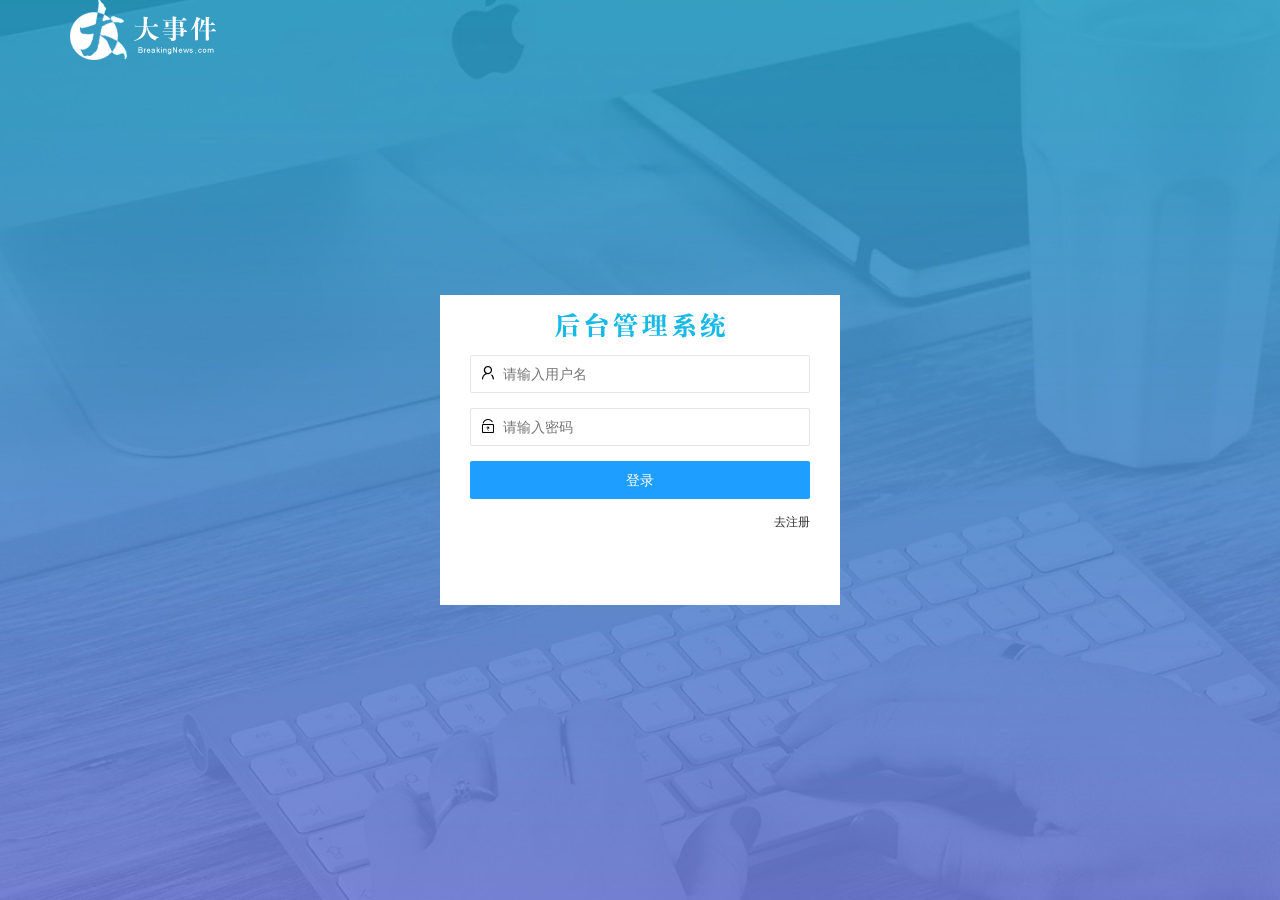
<file: login.html>
<!DOCTYPE html>
<html lang="en">
  <head>
    <meta charset="UTF-8" />
    <meta name="viewport" content="width=device-width, initial-scale=1.0" />
    <title>大事件-登录/注册</title>
    <!-- 引入layui.css -->
    <link rel="stylesheet" href="/assets/lib/layui/css/layui.css" />
    <!-- 引入login.css -->
    <link rel="stylesheet" href="/assets/css/login.css" />
  </head>

  <body>
    <!-- logo区域 -->
    <div class="layui-main">
      <img src="/assets//images/logo.png" alt="" />
    </div>
    <!-- 表单区域 -->
    <div class="loginAndRegBox">
      <div class="title-box"></div>
      <!-- 登录表单 -->
      <div class="login-box">
        <form class="layui-form" action="" id="form_login">
          <!-- 用户名 -->
          <div class="layui-form-item">
            <i class="layui-icon layui-icon-username"></i>
            <input
              type="text"
              name="username"
              required
              lay-verify="required"
              placeholder="请输入用户名"
              autocomplete="off"
              class="layui-input"
            />
          </div>
          <!-- 密码 -->
          <div class="layui-form-item">
            <i class="layui-icon layui-icon-password"></i>
            <input
              type="password"
              name="password"
              required
              lay-verify="required"
              placeholder="请输入密码"
              autocomplete="off"
              class="layui-input"
            />
          </div>
          <!-- 登录按钮 -->
          <div class="layui-form-item">
            <button
              class="layui-btn layui-btn-fluid layui-btn-normal"
              lay-submit
            >
              登录
            </button>
          </div>
          <div class="layui-form-item links">
            <a href="javascript:;" id="link_reg">去注册</a>
          </div>
        </form>
      </div>
      <!-- 注册表单 -->
      <div class="reg-box" style="display: none">
        <!-- 注册的表单 -->
        <form class="layui-form" action="" id="form_reg">
          <!-- 用户名 -->
          <div class="layui-form-item">
            <i class="layui-icon layui-icon-username"></i>
            <input
              type="text"
              name="username"
              required
              lay-verify="required"
              placeholder="请输入用户名"
              autocomplete="off"
              class="layui-input"
            />
          </div>
          <!-- 密码 -->
          <div class="layui-form-item">
            <i class="layui-icon layui-icon-password"></i>
            <input
              type="password"
              name="password"
              required
              lay-verify="required|pwd"
              placeholder="请输入密码"
              autocomplete="off"
              class="layui-input"
            />
          </div>
          <!-- 密码确认框 -->
          <div class="layui-form-item">
            <i class="layui-icon layui-icon-password"></i>
            <input
              type="password"
              name="repassword"
              required
              lay-verify="required|isSamePwd"
              placeholder="再次确认密码"
              autocomplete="off"
              class="layui-input"
            />
          </div>
          <!-- 注册按钮 -->
          <div class="layui-form-item">
            <!-- 注意：表单提交按钮和普通按钮的区别，就是 lay-submit 属性 -->
            <button
              class="layui-btn layui-btn-fluid layui-btn-normal"
              lay-submit
            >
              注册
            </button>
          </div>
          <div class="layui-form-item links">
            <a href="javascript:;" id="link_login">去登录</a>
          </div>
        </form>
      </div>
    </div>
    <!-- 导入layui的js文件 -->
    <script src="/assets/lib/layui/layui.all.js"></script>
    <script src="/assets/lib/jquery.js"></script>
    <script src="/assets/js/baseAPI.js"></script>
    <script src="/assets/js/login.js"></script>
  </body>
</html>
</file>
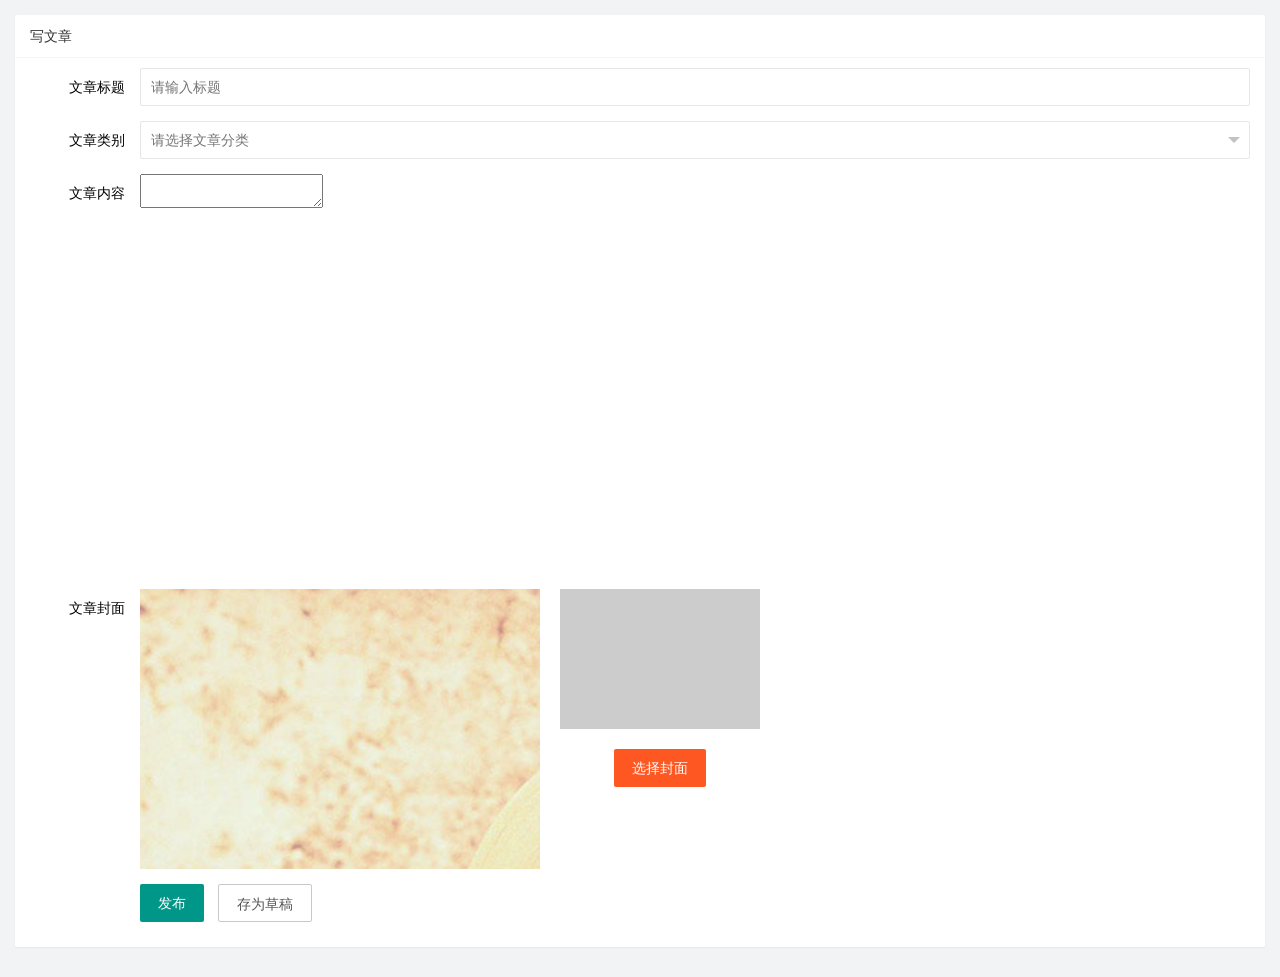
<file: article/art_pub.html>
<!DOCTYPE html>
<html lang="en">

<head>
    <meta charset="UTF-8" />
    <meta name="viewport" content="width=device-width, initial-scale=1.0" />
    <title>Document</title>
    <link rel="stylesheet" href="/assets/lib/layui/css/layui.css" />
    <link rel="stylesheet" href="/assets/lib/cropper/cropper.css" />
    <link rel="stylesheet" href="/assets/css/article/art_pub.css" />

</head>

<body>
    <!-- 卡片区域 -->
    <div class="layui-card">
        <div class="layui-card-header">写文章</div>
        <div class="layui-card-body">
            <!-- 发布文章的表单 -->
            <form class="layui-form" id="form-pub">
                <div class="layui-form-item">
                    <label class="layui-form-label">文章标题</label>
                    <div class="layui-input-block">
                        <input type="text" name="title" required lay-verify="required" placeholder="请输入标题" autocomplete="off" class="layui-input" />
                    </div>
                </div>
                <!-- 第二行 -->
                <div class="layui-form-item">
                    <label class="layui-form-label">文章类别</label>
                    <div class="layui-input-block">
                        <select name="cate_id" lay-verify="required">
                            <option value="">请选择文章分类</option>
                        </select>
                    </div>
                </div>
                <!-- 第三行 -->
                <div class="layui-form-item">
                    <!-- 左侧的 label -->
                    <label class="layui-form-label">文章内容</label>
                    <!-- 为富文本编辑器外部的容器设置高度 -->
                    <div class="layui-input-block" style="height: 400px;">
                        <!-- 重要：将来这个 textarea 会被初始化为富文本编辑器 -->
                        <textarea name="content"></textarea>
                    </div>
                </div>
                <!-- 第四行 -->
                <div class="layui-form-item">
                    <!-- 左侧的 label -->
                    <label class="layui-form-label">文章封面</label>
                    <!-- 选择封面区域 -->
                    <div class="layui-input-block cover-box">
                        <!-- 左侧裁剪区域 -->
                        <div class="cover-left">
                            <img id="image" src="/assets/images/sample2.jpg" alt="" />
                        </div>
                        <!-- 右侧预览区域和选择封面区域 -->
                        <div class="cover-right">
                            <!-- 预览的区域 -->
                            <div class="img-preview"></div>
                            <!-- 选择封面按钮 -->
                            <button type="button" class="layui-btn layui-btn-danger" id="btnChooseImage">选择封面</button>
                            <!-- 隐藏的文件选择框 -->
                            <input type="file" id="coverFile" style="display: none;" accept="image/png,image/jpeg,image/gif" />
                        </div>
                    </div>
                </div>
                <!-- 第五行 -->
                <div class="layui-form-item">
                    <div class="layui-input-block">
                        <button class="layui-btn" lay-submit>发布</button>
                        <button class="layui-btn layui-btn-primary" lay-submit id="btnSave2">存为草稿</button>
                    </div>
                </div>
            </form>
        </div>
    </div>
    <script src="/assets/lib/layui/layui.all.js"></script>
    <script src="/assets/lib/jquery.js"></script>



</body>

</html>
</file>
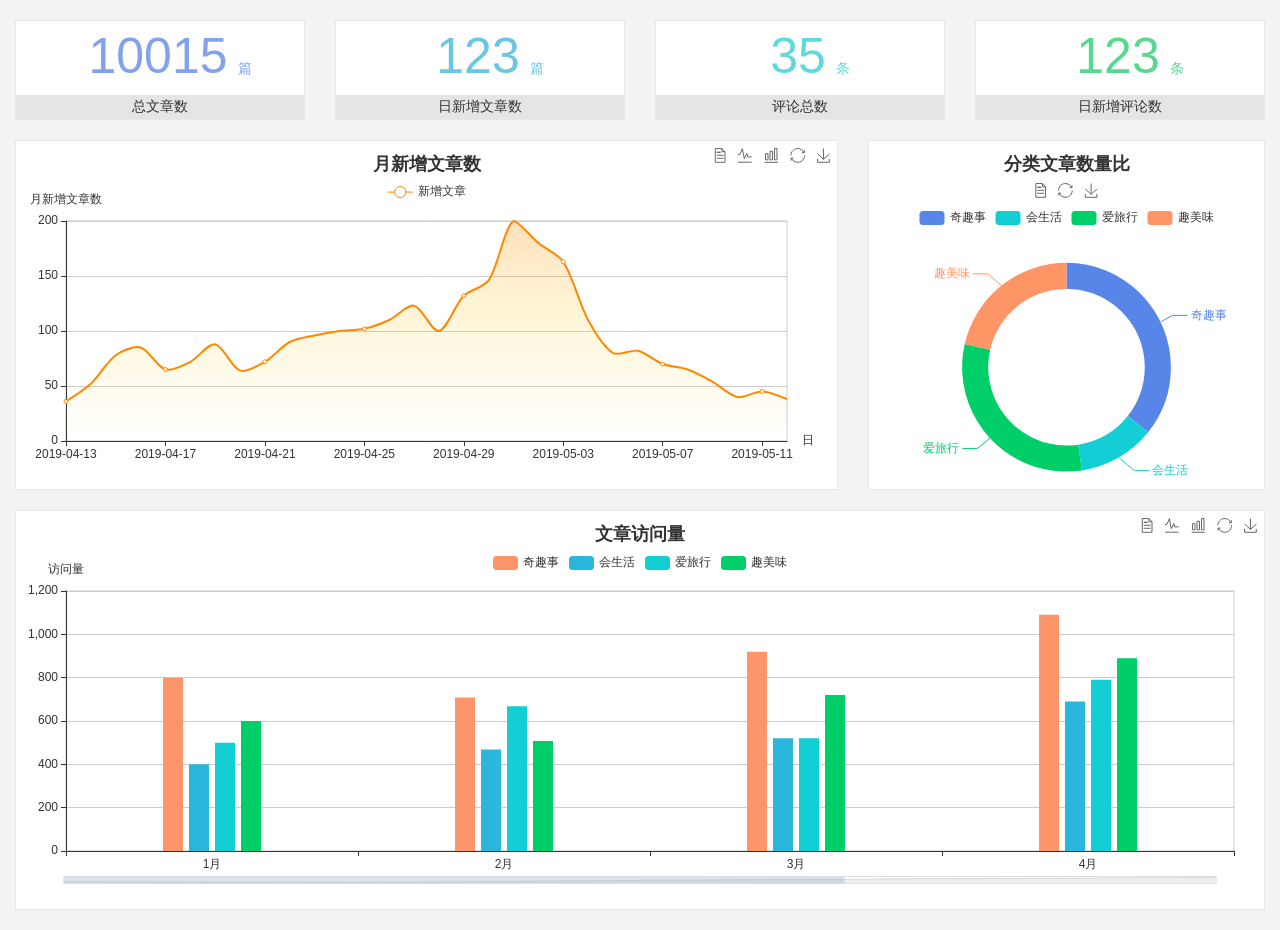
<file: home/dashboard.html>
<!DOCTYPE html>
<html lang="en">

<head>
  <meta charset="UTF-8">
  <meta name="viewport" content="width=device-width, initial-scale=1.0">
  <meta http-equiv="X-UA-Compatible" content="ie=edge">
  <title>图表统计</title>
  <link rel="stylesheet" href="../../assets/lib/bootstrap.css" />
  <link rel="stylesheet" href="../../assets/lib/main.css" />
  <script src="../../assets/lib/jquery.js"></script>
  <script type="text/javascript" src="../../assets/lib/echarts.min.js"></script>
</head>

<body>
  <div class="container-fluid">
    <div class="row spannel_list">
      <div class="col-sm-3 col-xs-6">
        <div class="spannel">
          <em>10015</em><span>篇</span>
          <b>总文章数</b>
        </div>
      </div>
      <div class="col-sm-3 col-xs-6">
        <div class="spannel scolor01">
          <em>123</em><span>篇</span>
          <b>日新增文章数</b>
        </div>
      </div>
      <div class="col-sm-3 col-xs-6">
        <div class="spannel scolor02">
          <em>35</em><span>条</span>
          <b>评论总数</b>
        </div>
      </div>
      <div class="col-sm-3 col-xs-6">
        <div class="spannel scolor03">
          <em>123</em><span>条</span>
          <b>日新增评论数</b>
        </div>
      </div>
    </div>
  </div>

  <div class="container-fluid">
    <div class="row curve-pie">
      <div class="col-lg-8 col-md-8">
        <div class="gragh_pannel" id="curve_show"></div>
      </div>
      <div class="col-lg-4 col-md-4">
        <div class="gragh_pannel" id="pie_show"></div>
      </div>
    </div>
  </div>

  <div class="container-fluid">
    <div class="column_pannel" id="column_show"></div>
  </div>

  <script>
    var oChart = echarts.init(document.getElementById('curve_show'));
    var aList_all = [
      { 'count': 36, 'date': '2019-04-13' },
      { 'count': 52, 'date': '2019-04-14' },
      { 'count': 78, 'date': '2019-04-15' },
      { 'count': 85, 'date': '2019-04-16' },
      { 'count': 65, 'date': '2019-04-17' },
      { 'count': 72, 'date': '2019-04-18' },
      { 'count': 88, 'date': '2019-04-19' },
      { 'count': 64, 'date': '2019-04-20' },
      { 'count': 72, 'date': '2019-04-21' },
      { 'count': 90, 'date': '2019-04-22' },
      { 'count': 96, 'date': '2019-04-23' },
      { 'count': 100, 'date': '2019-04-24' },
      { 'count': 102, 'date': '2019-04-25' },
      { 'count': 110, 'date': '2019-04-26' },
      { 'count': 123, 'date': '2019-04-27' },
      { 'count': 100, 'date': '2019-04-28' },
      { 'count': 132, 'date': '2019-04-29' },
      { 'count': 146, 'date': '2019-04-30' },
      { 'count': 200, 'date': '2019-05-01' },
      { 'count': 180, 'date': '2019-05-02' },
      { 'count': 163, 'date': '2019-05-03' },
      { 'count': 110, 'date': '2019-05-04' },
      { 'count': 80, 'date': '2019-05-05' },
      { 'count': 82, 'date': '2019-05-06' },
      { 'count': 70, 'date': '2019-05-07' },
      { 'count': 65, 'date': '2019-05-08' },
      { 'count': 54, 'date': '2019-05-09' },
      { 'count': 40, 'date': '2019-05-10' },
      { 'count': 45, 'date': '2019-05-11' },
      { 'count': 38, 'date': '2019-05-12' },
    ];

    let aCount = [];
    let aDate = [];

    for (var i = 0; i < aList_all.length; i++) {
      aCount.push(aList_all[i].count);
      aDate.push(aList_all[i].date);
    }

    var chartopt = {
      title: {
        text: '月新增文章数',
        left: 'center',
        top: '10'
      },
      tooltip: {
        trigger: 'axis'
      },
      legend: {
        data: ['新增文章'],
        top: '40'
      },
      toolbox: {
        show: true,
        feature: {
          mark: { show: true },
          dataView: { show: true, readOnly: false },
          magicType: { show: true, type: ['line', 'bar'] },
          restore: { show: true },
          saveAsImage: { show: true }
        }
      },
      calculable: true,
      xAxis: [
        {
          name: '日',
          type: 'category',
          boundaryGap: false,
          data: aDate
        }
      ],
      yAxis: [
        {
          name: '月新增文章数',
          type: 'value'
        }
      ],
      series: [
        {
          name: '新增文章',
          type: 'line',
          smooth: true,
          itemStyle: { normal: { areaStyle: { type: 'default' }, color: '#f80' }, lineStyle: { color: '#f80' } },
          data: aCount
        }],
      areaStyle: {
        normal: {
          color: new echarts.graphic.LinearGradient(0, 0, 0, 1, [{
            offset: 0,
            color: 'rgba(255,136,0,0.39)'
          }, {
            offset: .34,
            color: 'rgba(255,180,0,0.25)'
          }, {
            offset: 1,
            color: 'rgba(255,222,0,0.00)'
          }])

        }
      },
      grid: {
        show: true,
        x: 50,
        x2: 50,
        y: 80,
        height: 220
      }
    };

    oChart.setOption(chartopt);


    var oPie = echarts.init(document.getElementById('pie_show'));
    var oPieopt =
    {
      title: {
        top: 10,
        text: '分类文章数量比',
        x: 'center'
      },
      tooltip: {
        trigger: 'item',
        formatter: "{a} <br/>{b} : {c} ({d}%)"
      },
      color: ['#5885e8', '#13cfd5', '#00ce68', '#ff9565'],
      legend: {
        x: 'center',
        top: 65,
        data: ['奇趣事', '会生活', '爱旅行', '趣美味']
      },
      toolbox: {
        show: true,
        x: 'center',
        top: 35,
        feature: {
          mark: { show: true },
          dataView: { show: true, readOnly: false },
          magicType: {
            show: true,
            type: ['pie', 'funnel'],
            option: {
              funnel: {
                x: '25%',
                width: '50%',
                funnelAlign: 'left',
                max: 1548
              }
            }
          },
          restore: { show: true },
          saveAsImage: { show: true }
        }
      },
      calculable: true,
      series: [
        {
          name: '访问来源',
          type: 'pie',
          radius: ['45%', '60%'],
          center: ['50%', '65%'],
          data: [
            { value: 300, name: '奇趣事' },
            { value: 100, name: '会生活' },
            { value: 260, name: '爱旅行' },
            { value: 180, name: '趣美味' }
          ]
        }
      ]
    };
    oPie.setOption(oPieopt);



    var oColumn = this.echarts.init(document.getElementById('column_show'));
    var oColumnopt =
    {
      title: {
        text: '文章访问量',
        left: 'center',
        top: '10'
      },
      tooltip: {
        trigger: 'axis'
      },
      legend: {
        data: ['奇趣事', '会生活', '爱旅行', '趣美味'],
        top: '40'
      },
      toolbox: {
        show: true,
        feature: {
          mark: { show: true },
          dataView: { show: true, readOnly: false },
          magicType: { show: true, type: ['line', 'bar'] },
          restore: { show: true },
          saveAsImage: { show: true }
        }
      },
      calculable: true,
      xAxis: [
        {
          type: 'category',
          data: ['1月', '2月', '3月', '4月', '5月']
        }
      ],
      yAxis: [
        {
          name: '访问量',
          type: 'value'
        }
      ],
      series: [
        {
          name: '奇趣事',
          type: 'bar',
          barWidth: 20,
          itemStyle: {
            normal: { areaStyle: { type: 'default' }, color: '#fd956a' }
          },
          data: [800, 708, 920, 1090, 1200]
        },
        {
          name: '会生活',
          type: 'bar',
          barWidth: 20,
          itemStyle: {
            normal: { areaStyle: { type: 'default' }, color: '#2bb6db' }
          },
          data: [400, 468, 520, 690, 800]
        },
        {
          name: '爱旅行',
          type: 'bar',
          barWidth: 20,
          itemStyle: {
            normal: { areaStyle: { type: 'default' }, color: '#13cfd5' }
          },
          data: [500, 668, 520, 790, 900]
        },
        {
          name: '趣美味',
          type: 'bar',
          barWidth: 20,
          itemStyle: {
            normal: { areaStyle: { type: 'default' }, color: '#00ce68' }
          },
          data: [600, 508, 720, 890, 1000]
        }
      ],
      grid: {
        show: true,
        x: 50,
        x2: 30,
        y: 80,
        height: 260
      },
      dataZoom: [//给x轴设置滚动条
        {
          start: 0,//默认为0
          end: 100 - 1000 / 31,//默认为100
          type: 'slider',
          show: true,
          xAxisIndex: [0],
          handleSize: 0,//滑动条的 左右2个滑动条的大小
          height: 8,//组件高度
          left: 45, //左边的距离
          right: 50,//右边的距离
          bottom: 26,//右边的距离
          handleColor: '#ddd',//h滑动图标的颜色
          handleStyle: {
            borderColor: "#cacaca",
            borderWidth: "1",
            shadowBlur: 2,
            background: "#ddd",
            shadowColor: "#ddd",
          }
        }]
    };
    oColumn.setOption(oColumnopt);
  </script>
</body>

</html>
</file>
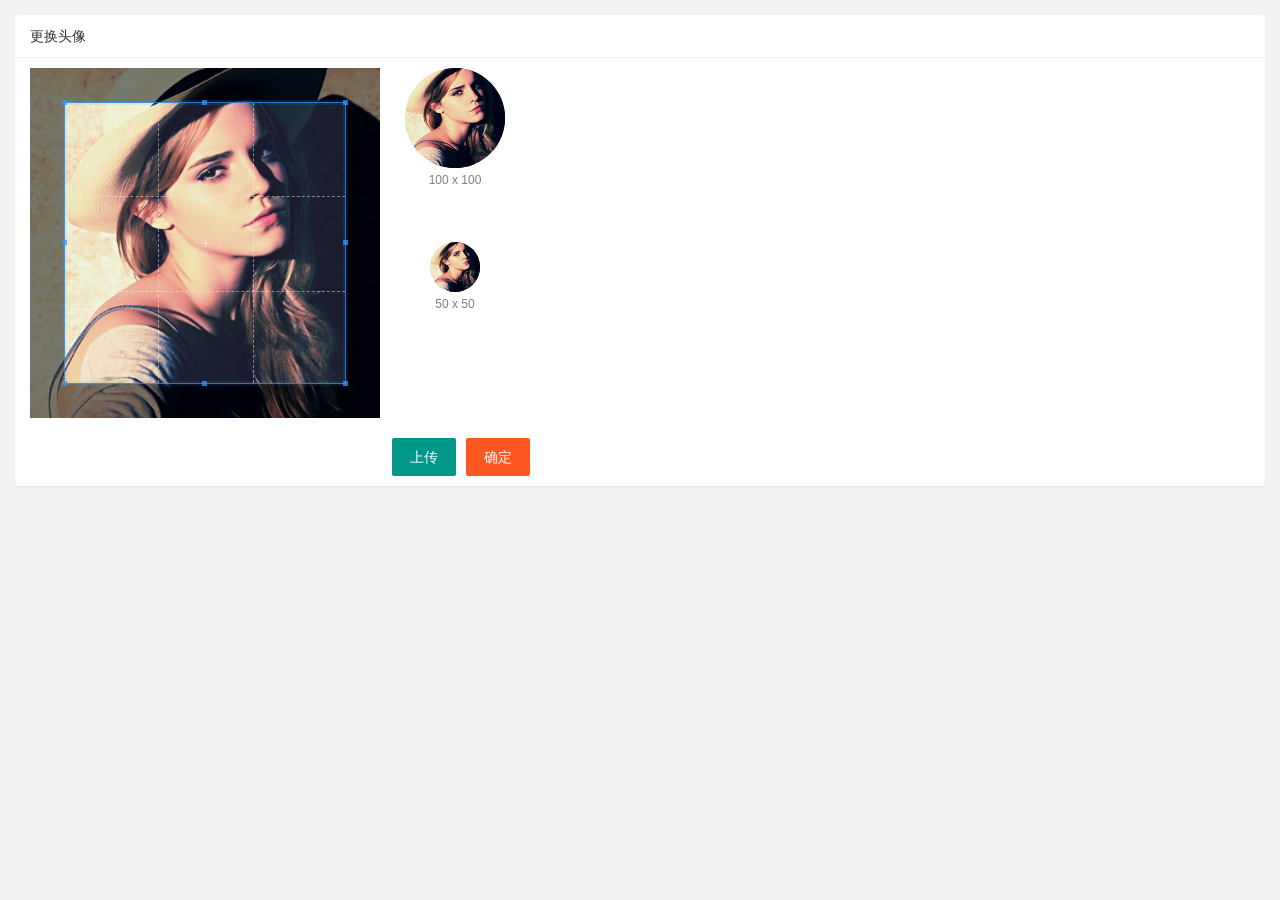
<file: user/user_avatar.html>
<!DOCTYPE html>
<html lang="en">

<head>
    <meta charset="UTF-8" />
    <meta name="viewport" content="width=device-width, initial-scale=1.0" />
    <title>Document</title>
    <link rel="stylesheet" href="/assets/lib/layui/css/layui.css" />
    <link rel="stylesheet" href="/assets/css/user/user_avatar.css" />
    <link rel="stylesheet" href="/assets/lib/cropper/cropper.css">
</head>

<body>
    <!-- 卡片区域 -->
    <div class="layui-card">
        <div class="layui-card-header">更换头像</div>
        <div class="layui-card-body">
            <!-- 第一行的图片裁剪和预览区域 -->
            <div class="row1">
                <!-- 图片裁剪区域 -->
                <div class="cropper-box">
                    <!-- 这个 img 标签很重要，将来会把它初始化为裁剪区域 -->
                    <img id="image" src="/assets/images/sample.jpg" />
                </div>
                <!-- 图片的预览区域 -->
                <div class="preview-box">
                    <div>
                        <!-- 宽高为 100px 的预览区域 -->
                        <div class="img-preview w100"></div>
                        <p class="size">100 x 100</p>
                    </div>
                    <div>
                        <!-- 宽高为 50px 的预览区域 -->
                        <div class="img-preview w50"></div>
                        <p class="size">50 x 50</p>
                    </div>
                </div>
            </div>
            <!-- 第二行的按钮区域 -->
            <div class="row2">
                <!-- 文件选择控件 -->
                <input type="file" id="file" accept="image/png,image/jpeg" />

                <button type="button" class="layui-btn" id="btnChooseImage">上传</button>
                <button type="button" class="layui-btn layui-btn-danger" id="btnUpload">确定</button>
            </div>
        </div>
    </div>
    <script src="/assets/lib/layui/layui.all.js"></script>
    <script src="/assets/lib/jquery.js"></script>
    <!-- 图片裁剪 -->
    <script src="/assets/lib/cropper/Cropper.js"></script>
    <script src="/assets/lib/cropper/jquery-cropper.js"></script>
    <script src="/assets/js/baseAPI.js"></script>
    <script src="/assets/js/user/user_avatar.js"></script>

</body>

</html>
</file>
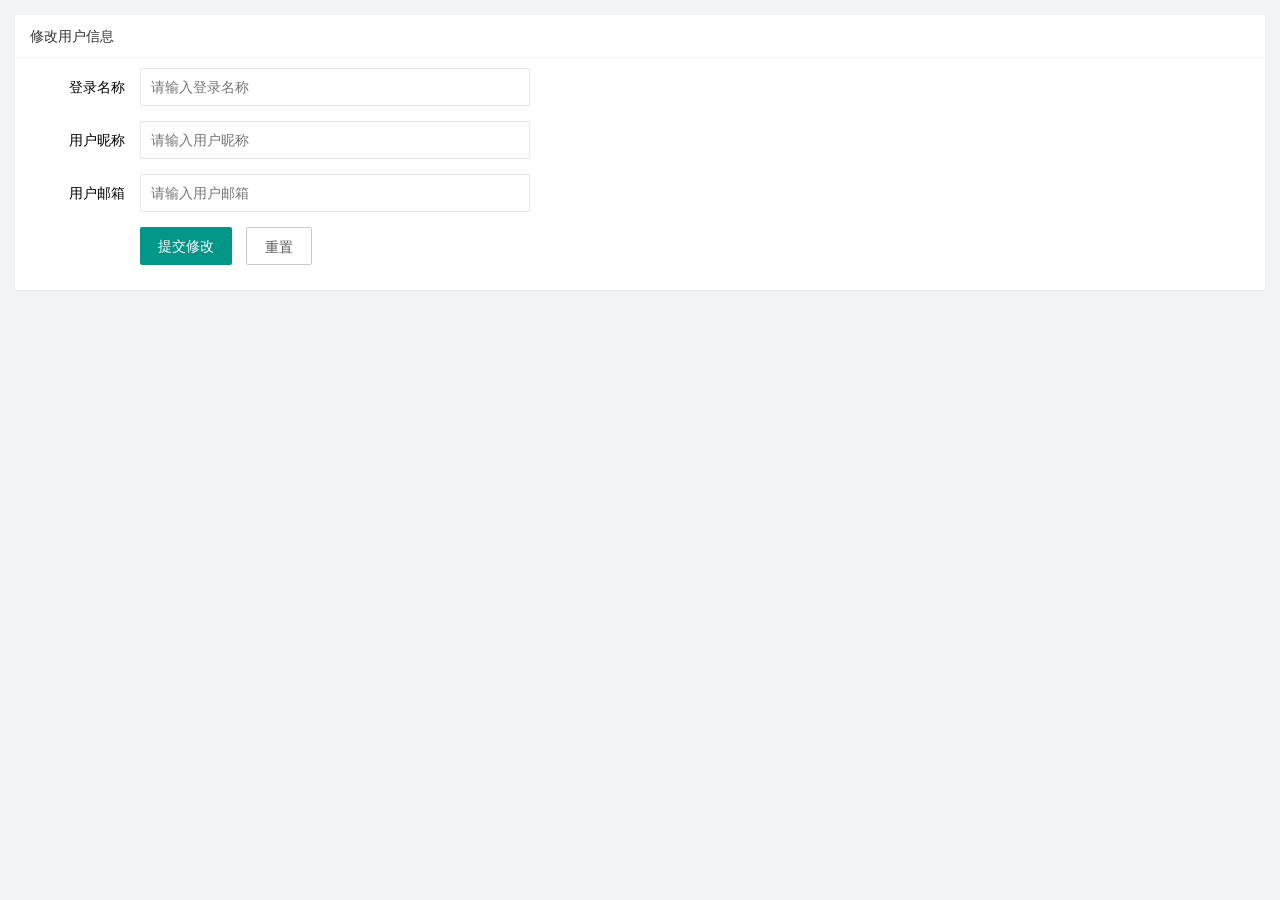
<file: user/user_info.html>
<!DOCTYPE html>
<html lang="en">
  <head>
    <meta charset="UTF-8" />
    <meta name="viewport" content="width=device-width, initial-scale=1.0" />
    <title>用户基本资料</title>
    <!-- 导入 layui 的样式 -->
    <link rel="stylesheet" href="/assets/lib/layui/css/layui.css" />
    <!-- 导入自己的样式 -->
    <link rel="stylesheet" href="/assets/css/user/user_info.css" />
  </head>

  <body>
    <!-- 卡片区域 -->
    <div class="layui-card">
      <div class="layui-card-header">修改用户信息</div>
      <div class="layui-card-body">
        <!-- form 表单区域 -->
        <form class="layui-form" action="" lay-filter="formUserInfo">
          <input type="hidden" name="id">
          <div class="layui-form-item">
            <label class="layui-form-label">登录名称</label>
            <div class="layui-input-block">
              <input
                type="text"
                name="username"
                disabled
                required
                lay-verify="required"
                placeholder="请输入登录名称"
                autocomplete="off"
                class="layui-input"
              />
            </div>
          </div>
          <div class="layui-form-item">
            <label class="layui-form-label">用户昵称</label>
            <div class="layui-input-block">
              <input
                type="text"
                name="nickname"
                required
                lay-verify="required|name"
                placeholder="请输入用户昵称"
                autocomplete="off"
                class="layui-input"
              />
            </div>
          </div>
          <div class="layui-form-item">
            <label class="layui-form-label">用户邮箱</label>
            <div class="layui-input-block">
              <input
                type="text"
                name="email"
                required
                lay-verify="required|email"
                placeholder="请输入用户邮箱"
                autocomplete="off"
                class="layui-input"
              />
            </div>
          </div>
          <div class="layui-form-item">
            <div class="layui-input-block">
              <button class="layui-btn" lay-submit lay-filter="formDemo">
                提交修改
              </button>
              <button
                type="reset"
                class="layui-btn layui-btn-primary"
                id="btnReset"
              >
                重置
              </button>
            </div>
          </div>
        </form>
      </div>
    </div>

    <script src="/assets/lib/layui/layui.all.js"></script>
    <script src="/assets/lib/jquery.js"></script>
    <script src="/assets/js/baseAPI.js"></script>
    <script src="/assets/js/user/user_info.js"></script>
  </body>
</html>
</file>
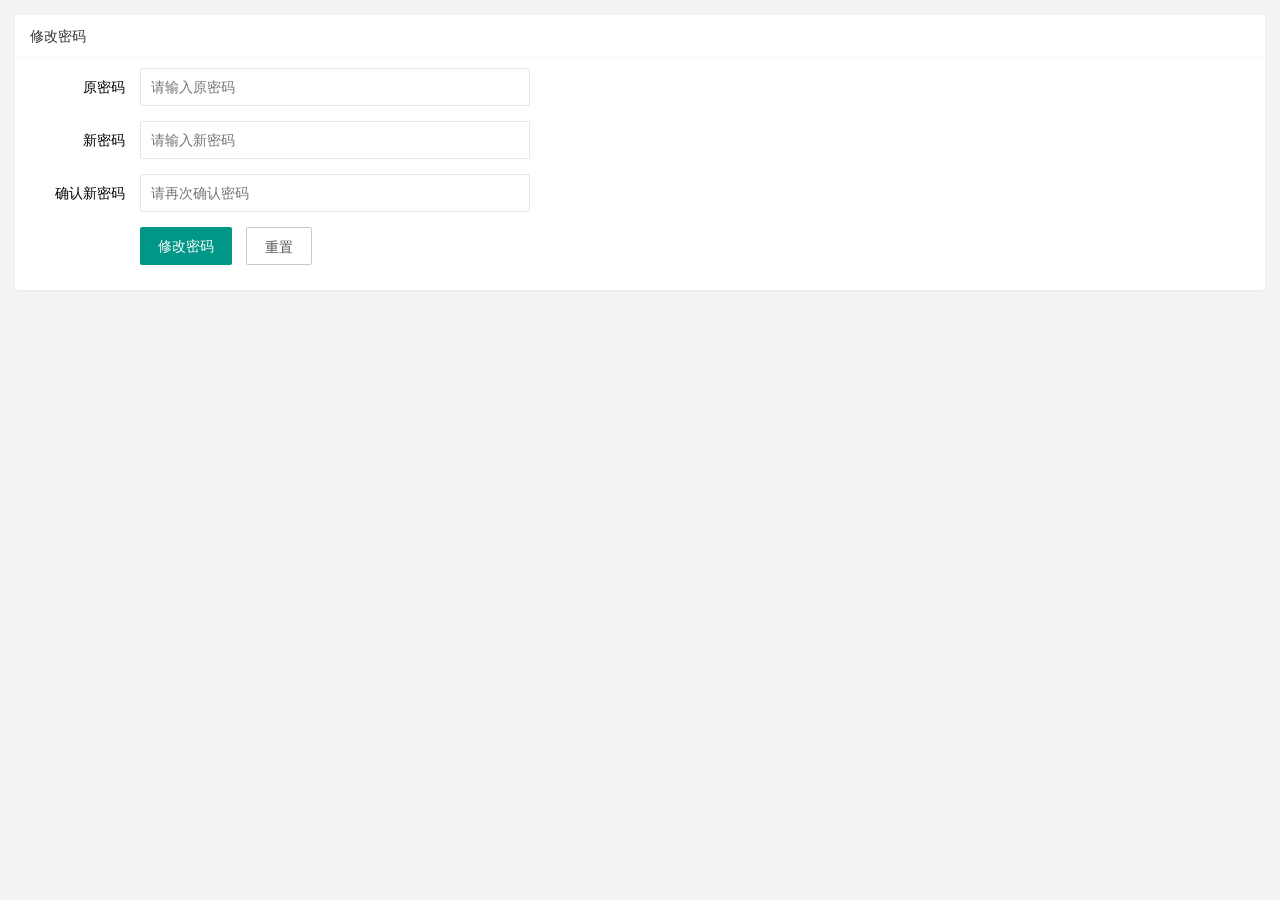
<file: user/user_pwd.html>
<!DOCTYPE html>
<html lang="en">

<head>
    <meta charset="UTF-8" />
    <meta name="viewport" content="width=device-width, initial-scale=1.0" />
    <title>Document</title>
    <link rel="stylesheet" href="/assets/lib/layui/css/layui.css" />
    <link rel="stylesheet" href="/assets/css/user/user_pwd.css" />
</head>

<body>
    <!-- 卡片区域 -->
    <div class="layui-card">
        <div class="layui-card-header">修改密码</div>
        <div class="layui-card-body">
            <form class="layui-form">
                <div class="layui-form-item">
                    <label class="layui-form-label">原密码</label>
                    <div class="layui-input-block">
                        <input type="password" name="oldPwd" required lay-verify="required|pwd" placeholder="请输入原密码" autocomplete="off" class="layui-input" />
                    </div>
                </div>
                <div class="layui-form-item">
                    <label class="layui-form-label">新密码</label>
                    <div class="layui-input-block">
                        <input type="password" name="newPwd" required lay-verify="required|pwd|diffPwd" placeholder="请输入新密码" autocomplete="off" class="layui-input" />
                    </div>
                </div>
                <div class="layui-form-item">
                    <label class="layui-form-label">确认新密码</label>
                    <div class="layui-input-block">
                        <input type="password" name="rePwd" required lay-verify="required|pwd|samePwd" placeholder="请再次确认密码" autocomplete="off" class="layui-input" />
                    </div>
                </div>
                <div class="layui-form-item">
                    <div class="layui-input-block">
                        <button class="layui-btn" lay-submit lay-filter="formDemo">修改密码</button>
                        <button type="reset" class="layui-btn layui-btn-primary">重置</button>
                    </div>
                </div>
            </form>
        </div>
    </div>
    <!-- 导入 layui 的 js -->
    <script src="/assets/lib/layui/layui.all.js"></script>
    <script src="/assets/lib/jquery.js"></script>
    <script src="/assets/js/baseAPI.js"></script>
    <script src="/assets/js/user/user_pwd.js"></script>

</body>

</html>
</file>
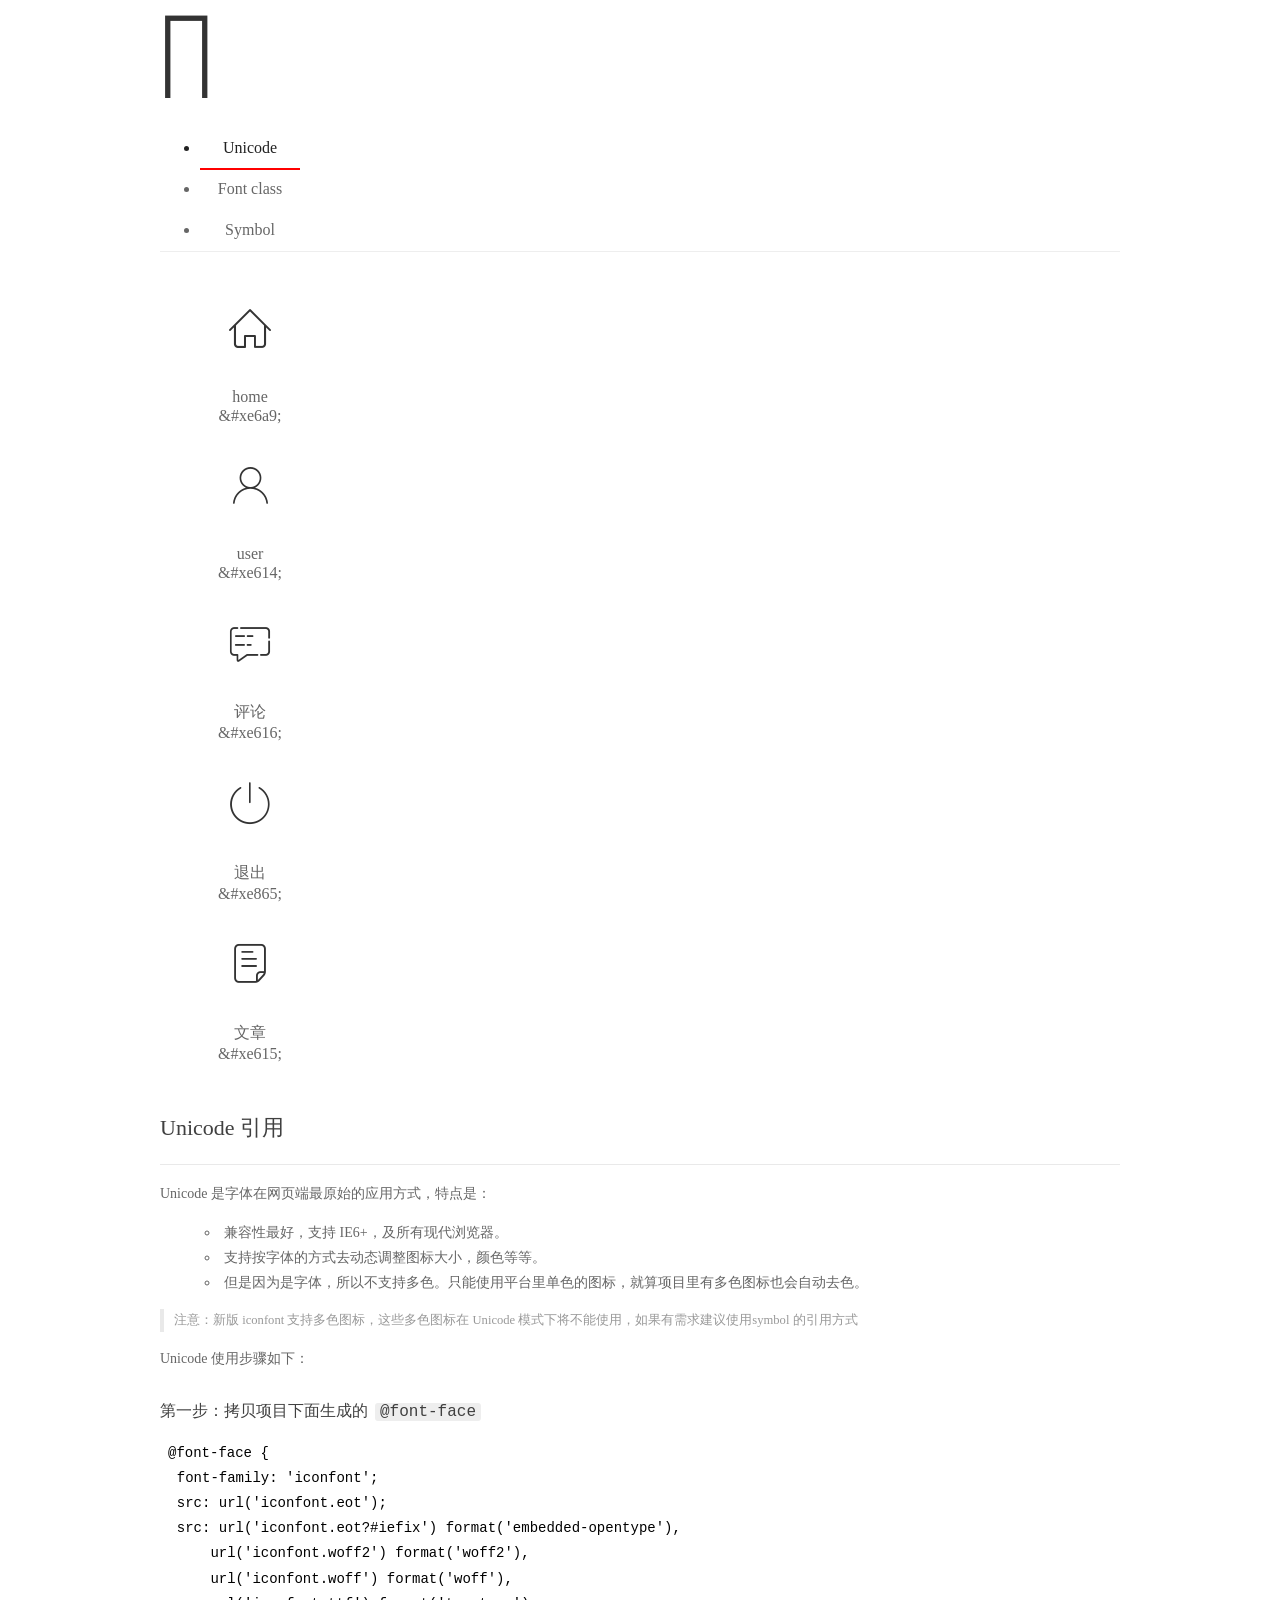
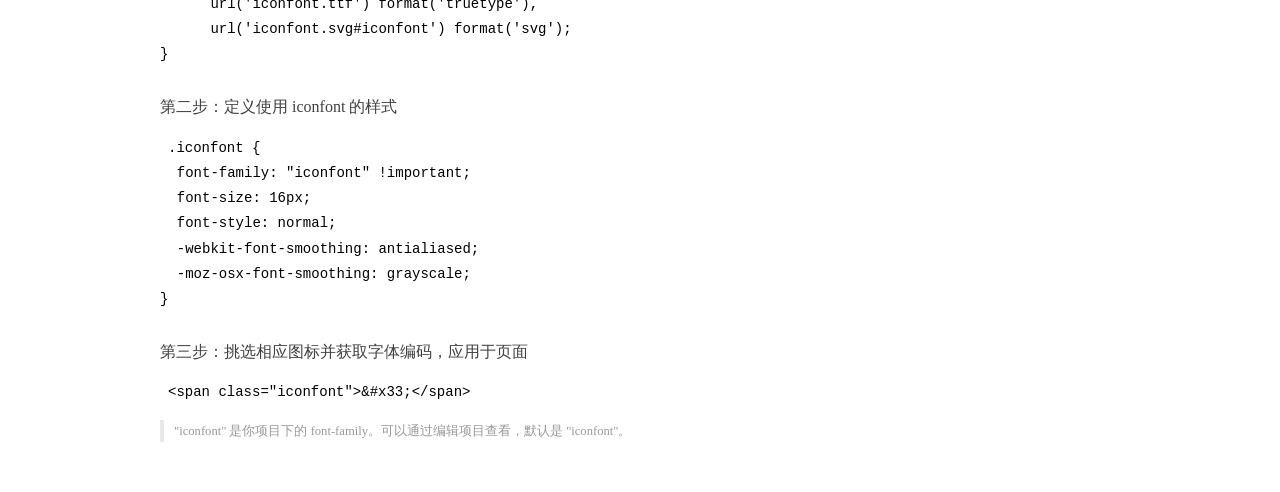
<file: assets/fonts/demo_index.html>
<!DOCTYPE html>
<html>
<head>
  <meta charset="utf-8"/>
  <title>IconFont Demo</title>
  <link rel="shortcut icon" href="https://gtms04.alicdn.com/tps/i4/TB1_oz6GVXXXXaFXpXXJDFnIXXX-64-64.ico" type="image/x-icon"/>
  <link rel="stylesheet" href="https://g.alicdn.com/thx/cube/1.3.2/cube.min.css">
  <link rel="stylesheet" href="demo.css">
  <link rel="stylesheet" href="iconfont.css">
  <script src="iconfont.js"></script>
  <!-- jQuery -->
  <script src="https://a1.alicdn.com/oss/uploads/2018/12/26/7bfddb60-08e8-11e9-9b04-53e73bb6408b.js"></script>
  <!-- 代码高亮 -->
  <script src="https://a1.alicdn.com/oss/uploads/2018/12/26/a3f714d0-08e6-11e9-8a15-ebf944d7534c.js"></script>
</head>
<body>
  <div class="main">
    <h1 class="logo"><a href="https://www.iconfont.cn/" title="iconfont 首页" target="_blank">&#xe86b;</a></h1>
    <div class="nav-tabs">
      <ul id="tabs" class="dib-box">
        <li class="dib active"><span>Unicode</span></li>
        <li class="dib"><span>Font class</span></li>
        <li class="dib"><span>Symbol</span></li>
      </ul>
      
    </div>
    <div class="tab-container">
      <div class="content unicode" style="display: block;">
          <ul class="icon_lists dib-box">
          
            <li class="dib">
              <span class="icon iconfont">&#xe6a9;</span>
                <div class="name">home</div>
                <div class="code-name">&amp;#xe6a9;</div>
              </li>
          
            <li class="dib">
              <span class="icon iconfont">&#xe614;</span>
                <div class="name">user</div>
                <div class="code-name">&amp;#xe614;</div>
              </li>
          
            <li class="dib">
              <span class="icon iconfont">&#xe616;</span>
                <div class="name">评论</div>
                <div class="code-name">&amp;#xe616;</div>
              </li>
          
            <li class="dib">
              <span class="icon iconfont">&#xe865;</span>
                <div class="name">退出</div>
                <div class="code-name">&amp;#xe865;</div>
              </li>
          
            <li class="dib">
              <span class="icon iconfont">&#xe615;</span>
                <div class="name">文章</div>
                <div class="code-name">&amp;#xe615;</div>
              </li>
          
          </ul>
          <div class="article markdown">
          <h2 id="unicode-">Unicode 引用</h2>
          <hr>

          <p>Unicode 是字体在网页端最原始的应用方式，特点是：</p>
          <ul>
            <li>兼容性最好，支持 IE6+，及所有现代浏览器。</li>
            <li>支持按字体的方式去动态调整图标大小，颜色等等。</li>
            <li>但是因为是字体，所以不支持多色。只能使用平台里单色的图标，就算项目里有多色图标也会自动去色。</li>
          </ul>
          <blockquote>
            <p>注意：新版 iconfont 支持多色图标，这些多色图标在 Unicode 模式下将不能使用，如果有需求建议使用symbol 的引用方式</p>
          </blockquote>
          <p>Unicode 使用步骤如下：</p>
          <h3 id="-font-face">第一步：拷贝项目下面生成的 <code>@font-face</code></h3>
<pre><code class="language-css"
>@font-face {
  font-family: 'iconfont';
  src: url('iconfont.eot');
  src: url('iconfont.eot?#iefix') format('embedded-opentype'),
      url('iconfont.woff2') format('woff2'),
      url('iconfont.woff') format('woff'),
      url('iconfont.ttf') format('truetype'),
      url('iconfont.svg#iconfont') format('svg');
}
</code></pre>
          <h3 id="-iconfont-">第二步：定义使用 iconfont 的样式</h3>
<pre><code class="language-css"
>.iconfont {
  font-family: "iconfont" !important;
  font-size: 16px;
  font-style: normal;
  -webkit-font-smoothing: antialiased;
  -moz-osx-font-smoothing: grayscale;
}
</code></pre>
          <h3 id="-">第三步：挑选相应图标并获取字体编码，应用于页面</h3>
<pre>
<code class="language-html"
>&lt;span class="iconfont"&gt;&amp;#x33;&lt;/span&gt;
</code></pre>
          <blockquote>
            <p>"iconfont" 是你项目下的 font-family。可以通过编辑项目查看，默认是 "iconfont"。</p>
          </blockquote>
          </div>
      </div>
      <div class="content font-class">
        <ul class="icon_lists dib-box">
          
          <li class="dib">
            <span class="icon iconfont icon-home"></span>
            <div class="name">
              home
            </div>
            <div class="code-name">.icon-home
            </div>
          </li>
          
          <li class="dib">
            <span class="icon iconfont icon-user"></span>
            <div class="name">
              user
            </div>
            <div class="code-name">.icon-user
            </div>
          </li>
          
          <li class="dib">
            <span class="icon iconfont icon-pinglun"></span>
            <div class="name">
              评论
            </div>
            <div class="code-name">.icon-pinglun
            </div>
          </li>
          
          <li class="dib">
            <span class="icon iconfont icon-tuichu"></span>
            <div class="name">
              退出
            </div>
            <div class="code-name">.icon-tuichu
            </div>
          </li>
          
          <li class="dib">
            <span class="icon iconfont icon-16"></span>
            <div class="name">
              文章
            </div>
            <div class="code-name">.icon-16
            </div>
          </li>
          
        </ul>
        <div class="article markdown">
        <h2 id="font-class-">font-class 引用</h2>
        <hr>

        <p>font-class 是 Unicode 使用方式的一种变种，主要是解决 Unicode 书写不直观，语意不明确的问题。</p>
        <p>与 Unicode 使用方式相比，具有如下特点：</p>
        <ul>
          <li>兼容性良好，支持 IE8+，及所有现代浏览器。</li>
          <li>相比于 Unicode 语意明确，书写更直观。可以很容易分辨这个 icon 是什么。</li>
          <li>因为使用 class 来定义图标，所以当要替换图标时，只需要修改 class 里面的 Unicode 引用。</li>
          <li>不过因为本质上还是使用的字体，所以多色图标还是不支持的。</li>
        </ul>
        <p>使用步骤如下：</p>
        <h3 id="-fontclass-">第一步：引入项目下面生成的 fontclass 代码：</h3>
<pre><code class="language-html">&lt;link rel="stylesheet" href="./iconfont.css"&gt;
</code></pre>
        <h3 id="-">第二步：挑选相应图标并获取类名，应用于页面：</h3>
<pre><code class="language-html">&lt;span class="iconfont icon-xxx"&gt;&lt;/span&gt;
</code></pre>
        <blockquote>
          <p>"
            iconfont" 是你项目下的 font-family。可以通过编辑项目查看，默认是 "iconfont"。</p>
        </blockquote>
      </div>
      </div>
      <div class="content symbol">
          <ul class="icon_lists dib-box">
          
            <li class="dib">
                <svg class="icon svg-icon" aria-hidden="true">
                  <use xlink:href="#icon-home"></use>
                </svg>
                <div class="name">home</div>
                <div class="code-name">#icon-home</div>
            </li>
          
            <li class="dib">
                <svg class="icon svg-icon" aria-hidden="true">
                  <use xlink:href="#icon-user"></use>
                </svg>
                <div class="name">user</div>
                <div class="code-name">#icon-user</div>
            </li>
          
            <li class="dib">
                <svg class="icon svg-icon" aria-hidden="true">
                  <use xlink:href="#icon-pinglun"></use>
                </svg>
                <div class="name">评论</div>
                <div class="code-name">#icon-pinglun</div>
            </li>
          
            <li class="dib">
                <svg class="icon svg-icon" aria-hidden="true">
                  <use xlink:href="#icon-tuichu"></use>
                </svg>
                <div class="name">退出</div>
                <div class="code-name">#icon-tuichu</div>
            </li>
          
            <li class="dib">
                <svg class="icon svg-icon" aria-hidden="true">
                  <use xlink:href="#icon-16"></use>
                </svg>
                <div class="name">文章</div>
                <div class="code-name">#icon-16</div>
            </li>
          
          </ul>
          <div class="article markdown">
          <h2 id="symbol-">Symbol 引用</h2>
          <hr>

          <p>这是一种全新的使用方式，应该说这才是未来的主流，也是平台目前推荐的用法。相关介绍可以参考这篇<a href="">文章</a>
            这种用法其实是做了一个 SVG 的集合，与另外两种相比具有如下特点：</p>
          <ul>
            <li>支持多色图标了，不再受单色限制。</li>
            <li>通过一些技巧，支持像字体那样，通过 <code>font-size</code>, <code>color</code> 来调整样式。</li>
            <li>兼容性较差，支持 IE9+，及现代浏览器。</li>
            <li>浏览器渲染 SVG 的性能一般，还不如 png。</li>
          </ul>
          <p>使用步骤如下：</p>
          <h3 id="-symbol-">第一步：引入项目下面生成的 symbol 代码：</h3>
<pre><code class="language-html">&lt;script src="./iconfont.js"&gt;&lt;/script&gt;
</code></pre>
          <h3 id="-css-">第二步：加入通用 CSS 代码（引入一次就行）：</h3>
<pre><code class="language-html">&lt;style&gt;
.icon {
  width: 1em;
  height: 1em;
  vertical-align: -0.15em;
  fill: currentColor;
  overflow: hidden;
}
&lt;/style&gt;
</code></pre>
          <h3 id="-">第三步：挑选相应图标并获取类名，应用于页面：</h3>
<pre><code class="language-html">&lt;svg class="icon" aria-hidden="true"&gt;
  &lt;use xlink:href="#icon-xxx"&gt;&lt;/use&gt;
&lt;/svg&gt;
</code></pre>
          </div>
      </div>

    </div>
  </div>
  <script>
  $(document).ready(function () {
      $('.tab-container .content:first').show()

      $('#tabs li').click(function (e) {
        var tabContent = $('.tab-container .content')
        var index = $(this).index()

        if ($(this).hasClass('active')) {
          return
        } else {
          $('#tabs li').removeClass('active')
          $(this).addClass('active')

          tabContent.hide().eq(index).fadeIn()
        }
      })
    })
  </script>
</body>
</html>
</file>
<file: assets/lib/layui/css/layui.css>
/** layui-v2.5.5 MIT License By https://www.layui.com */
 .layui-inline,img{display:inline-block;vertical-align:middle}h1,h2,h3,h4,h5,h6{font-weight:400}.layui-edge,.layui-header,.layui-inline,.layui-main{position:relative}.layui-body,.layui-edge,.layui-elip{overflow:hidden}.layui-btn,.layui-edge,.layui-inline,img{vertical-align:middle}.layui-btn,.layui-disabled,.layui-icon,.layui-unselect{-moz-user-select:none;-webkit-user-select:none;-ms-user-select:none}.layui-elip,.layui-form-checkbox span,.layui-form-pane .layui-form-label{text-overflow:ellipsis;white-space:nowrap}.layui-breadcrumb,.layui-tree-btnGroup{visibility:hidden}blockquote,body,button,dd,div,dl,dt,form,h1,h2,h3,h4,h5,h6,input,li,ol,p,pre,td,textarea,th,ul{margin:0;padding:0;-webkit-tap-highlight-color:rgba(0,0,0,0)}a:active,a:hover{outline:0}img{border:none}li{list-style:none}table{border-collapse:collapse;border-spacing:0}h4,h5,h6{font-size:100%}button,input,optgroup,option,select,textarea{font-family:inherit;font-size:inherit;font-style:inherit;font-weight:inherit;outline:0}pre{white-space:pre-wrap;white-space:-moz-pre-wrap;white-space:-pre-wrap;white-space:-o-pre-wrap;word-wrap:break-word}body{line-height:24px;font:14px Helvetica Neue,Helvetica,PingFang SC,Tahoma,Arial,sans-serif}hr{height:1px;margin:10px 0;border:0;clear:both}a{color:#333;text-decoration:none}a:hover{color:#777}a cite{font-style:normal;*cursor:pointer}.layui-border-box,.layui-border-box *{box-sizing:border-box}.layui-box,.layui-box *{box-sizing:content-box}.layui-clear{clear:both;*zoom:1}.layui-clear:after{content:'\20';clear:both;*zoom:1;display:block;height:0}.layui-inline{*display:inline;*zoom:1}.layui-edge{display:inline-block;width:0;height:0;border-width:6px;border-style:dashed;border-color:transparent}.layui-edge-top{top:-4px;border-bottom-color:#999;border-bottom-style:solid}.layui-edge-right{border-left-color:#999;border-left-style:solid}.layui-edge-bottom{top:2px;border-top-color:#999;border-top-style:solid}.layui-edge-left{border-right-color:#999;border-right-style:solid}.layui-disabled,.layui-disabled:hover{color:#d2d2d2!important;cursor:not-allowed!important}.layui-circle{border-radius:100%}.layui-show{display:block!important}.layui-hide{display:none!important}@font-face{font-family:layui-icon;src:url(../font/iconfont.eot?v=250);src:url(../font/iconfont.eot?v=250#iefix) format('embedded-opentype'),url(../font/iconfont.woff2?v=250) format('woff2'),url(../font/iconfont.woff?v=250) format('woff'),url(../font/iconfont.ttf?v=250) format('truetype'),url(../font/iconfont.svg?v=250#layui-icon) format('svg')}.layui-icon{font-family:layui-icon!important;font-size:16px;font-style:normal;-webkit-font-smoothing:antialiased;-moz-osx-font-smoothing:grayscale}.layui-icon-reply-fill:before{content:"\e611"}.layui-icon-set-fill:before{content:"\e614"}.layui-icon-menu-fill:before{content:"\e60f"}.layui-icon-search:before{content:"\e615"}.layui-icon-share:before{content:"\e641"}.layui-icon-set-sm:before{content:"\e620"}.layui-icon-engine:before{content:"\e628"}.layui-icon-close:before{content:"\1006"}.layui-icon-close-fill:before{content:"\1007"}.layui-icon-chart-screen:before{content:"\e629"}.layui-icon-star:before{content:"\e600"}.layui-icon-circle-dot:before{content:"\e617"}.layui-icon-chat:before{content:"\e606"}.layui-icon-release:before{content:"\e609"}.layui-icon-list:before{content:"\e60a"}.layui-icon-chart:before{content:"\e62c"}.layui-icon-ok-circle:before{content:"\1005"}.layui-icon-layim-theme:before{content:"\e61b"}.layui-icon-table:before{content:"\e62d"}.layui-icon-right:before{content:"\e602"}.layui-icon-left:before{content:"\e603"}.layui-icon-cart-simple:before{content:"\e698"}.layui-icon-face-cry:before{content:"\e69c"}.layui-icon-face-smile:before{content:"\e6af"}.layui-icon-survey:before{content:"\e6b2"}.layui-icon-tree:before{content:"\e62e"}.layui-icon-upload-circle:before{content:"\e62f"}.layui-icon-add-circle:before{content:"\e61f"}.layui-icon-download-circle:before{content:"\e601"}.layui-icon-templeate-1:before{content:"\e630"}.layui-icon-util:before{content:"\e631"}.layui-icon-face-surprised:before{content:"\e664"}.layui-icon-edit:before{content:"\e642"}.layui-icon-speaker:before{content:"\e645"}.layui-icon-down:before{content:"\e61a"}.layui-icon-file:before{content:"\e621"}.layui-icon-layouts:before{content:"\e632"}.layui-icon-rate-half:before{content:"\e6c9"}.layui-icon-add-circle-fine:before{content:"\e608"}.layui-icon-prev-circle:before{content:"\e633"}.layui-icon-read:before{content:"\e705"}.layui-icon-404:before{content:"\e61c"}.layui-icon-carousel:before{content:"\e634"}.layui-icon-help:before{content:"\e607"}.layui-icon-code-circle:before{content:"\e635"}.layui-icon-water:before{content:"\e636"}.layui-icon-username:before{content:"\e66f"}.layui-icon-find-fill:before{content:"\e670"}.layui-icon-about:before{content:"\e60b"}.layui-icon-location:before{content:"\e715"}.layui-icon-up:before{content:"\e619"}.layui-icon-pause:before{content:"\e651"}.layui-icon-date:before{content:"\e637"}.layui-icon-layim-uploadfile:before{content:"\e61d"}.layui-icon-delete:before{content:"\e640"}.layui-icon-play:before{content:"\e652"}.layui-icon-top:before{content:"\e604"}.layui-icon-friends:before{content:"\e612"}.layui-icon-refresh-3:before{content:"\e9aa"}.layui-icon-ok:before{content:"\e605"}.layui-icon-layer:before{content:"\e638"}.layui-icon-face-smile-fine:before{content:"\e60c"}.layui-icon-dollar:before{content:"\e659"}.layui-icon-group:before{content:"\e613"}.layui-icon-layim-download:before{content:"\e61e"}.layui-icon-picture-fine:before{content:"\e60d"}.layui-icon-link:before{content:"\e64c"}.layui-icon-diamond:before{content:"\e735"}.layui-icon-log:before{content:"\e60e"}.layui-icon-rate-solid:before{content:"\e67a"}.layui-icon-fonts-del:before{content:"\e64f"}.layui-icon-unlink:before{content:"\e64d"}.layui-icon-fonts-clear:before{content:"\e639"}.layui-icon-triangle-r:before{content:"\e623"}.layui-icon-circle:before{content:"\e63f"}.layui-icon-radio:before{content:"\e643"}.layui-icon-align-center:before{content:"\e647"}.layui-icon-align-right:before{content:"\e648"}.layui-icon-align-left:before{content:"\e649"}.layui-icon-loading-1:before{content:"\e63e"}.layui-icon-return:before{content:"\e65c"}.layui-icon-fonts-strong:before{content:"\e62b"}.layui-icon-upload:before{content:"\e67c"}.layui-icon-dialogue:before{content:"\e63a"}.layui-icon-video:before{content:"\e6ed"}.layui-icon-headset:before{content:"\e6fc"}.layui-icon-cellphone-fine:before{content:"\e63b"}.layui-icon-add-1:before{content:"\e654"}.layui-icon-face-smile-b:before{content:"\e650"}.layui-icon-fonts-html:before{content:"\e64b"}.layui-icon-form:before{content:"\e63c"}.layui-icon-cart:before{content:"\e657"}.layui-icon-camera-fill:before{content:"\e65d"}.layui-icon-tabs:before{content:"\e62a"}.layui-icon-fonts-code:before{content:"\e64e"}.layui-icon-fire:before{content:"\e756"}.layui-icon-set:before{content:"\e716"}.layui-icon-fonts-u:before{content:"\e646"}.layui-icon-triangle-d:before{content:"\e625"}.layui-icon-tips:before{content:"\e702"}.layui-icon-picture:before{content:"\e64a"}.layui-icon-more-vertical:before{content:"\e671"}.layui-icon-flag:before{content:"\e66c"}.layui-icon-loading:before{content:"\e63d"}.layui-icon-fonts-i:before{content:"\e644"}.layui-icon-refresh-1:before{content:"\e666"}.layui-icon-rmb:before{content:"\e65e"}.layui-icon-home:before{content:"\e68e"}.layui-icon-user:before{content:"\e770"}.layui-icon-notice:before{content:"\e667"}.layui-icon-login-weibo:before{content:"\e675"}.layui-icon-voice:before{content:"\e688"}.layui-icon-upload-drag:before{content:"\e681"}.layui-icon-login-qq:before{content:"\e676"}.layui-icon-snowflake:before{content:"\e6b1"}.layui-icon-file-b:before{content:"\e655"}.layui-icon-template:before{content:"\e663"}.layui-icon-auz:before{content:"\e672"}.layui-icon-console:before{content:"\e665"}.layui-icon-app:before{content:"\e653"}.layui-icon-prev:before{content:"\e65a"}.layui-icon-website:before{content:"\e7ae"}.layui-icon-next:before{content:"\e65b"}.layui-icon-component:before{content:"\e857"}.layui-icon-more:before{content:"\e65f"}.layui-icon-login-wechat:before{content:"\e677"}.layui-icon-shrink-right:before{content:"\e668"}.layui-icon-spread-left:before{content:"\e66b"}.layui-icon-camera:before{content:"\e660"}.layui-icon-note:before{content:"\e66e"}.layui-icon-refresh:before{content:"\e669"}.layui-icon-female:before{content:"\e661"}.layui-icon-male:before{content:"\e662"}.layui-icon-password:before{content:"\e673"}.layui-icon-senior:before{content:"\e674"}.layui-icon-theme:before{content:"\e66a"}.layui-icon-tread:before{content:"\e6c5"}.layui-icon-praise:before{content:"\e6c6"}.layui-icon-star-fill:before{content:"\e658"}.layui-icon-rate:before{content:"\e67b"}.layui-icon-template-1:before{content:"\e656"}.layui-icon-vercode:before{content:"\e679"}.layui-icon-cellphone:before{content:"\e678"}.layui-icon-screen-full:before{content:"\e622"}.layui-icon-screen-restore:before{content:"\e758"}.layui-icon-cols:before{content:"\e610"}.layui-icon-export:before{content:"\e67d"}.layui-icon-print:before{content:"\e66d"}.layui-icon-slider:before{content:"\e714"}.layui-icon-addition:before{content:"\e624"}.layui-icon-subtraction:before{content:"\e67e"}.layui-icon-service:before{content:"\e626"}.layui-icon-transfer:before{content:"\e691"}.layui-main{width:1140px;margin:0 auto}.layui-header{z-index:1000;height:60px}.layui-header a:hover{transition:all .5s;-webkit-transition:all .5s}.layui-side{position:fixed;left:0;top:0;bottom:0;z-index:999;width:200px;overflow-x:hidden}.layui-side-scroll{position:relative;width:220px;height:100%;overflow-x:hidden}.layui-body{position:absolute;left:200px;right:0;top:0;bottom:0;z-index:998;width:auto;overflow-y:auto;box-sizing:border-box}.layui-layout-body{overflow:hidden}.layui-layout-admin .layui-header{background-color:#23262E}.layui-layout-admin .layui-side{top:60px;width:200px;overflow-x:hidden}.layui-layout-admin .layui-body{position:fixed;top:60px;bottom:44px}.layui-layout-admin .layui-main{width:auto;margin:0 15px}.layui-layout-admin .layui-footer{position:fixed;left:200px;right:0;bottom:0;height:44px;line-height:44px;padding:0 15px;background-color:#eee}.layui-layout-admin .layui-logo{position:absolute;left:0;top:0;width:200px;height:100%;line-height:60px;text-align:center;color:#009688;font-size:16px}.layui-layout-admin .layui-header .layui-nav{background:0 0}.layui-layout-left{position:absolute!important;left:200px;top:0}.layui-layout-right{position:absolute!important;right:0;top:0}.layui-container{position:relative;margin:0 auto;padding:0 15px;box-sizing:border-box}.layui-fluid{position:relative;margin:0 auto;padding:0 15px}.layui-row:after,.layui-row:before{content:'';display:block;clear:both}.layui-col-lg1,.layui-col-lg10,.layui-col-lg11,.layui-col-lg12,.layui-col-lg2,.layui-col-lg3,.layui-col-lg4,.layui-col-lg5,.layui-col-lg6,.layui-col-lg7,.layui-col-lg8,.layui-col-lg9,.layui-col-md1,.layui-col-md10,.layui-col-md11,.layui-col-md12,.layui-col-md2,.layui-col-md3,.layui-col-md4,.layui-col-md5,.layui-col-md6,.layui-col-md7,.layui-col-md8,.layui-col-md9,.layui-col-sm1,.layui-col-sm10,.layui-col-sm11,.layui-col-sm12,.layui-col-sm2,.layui-col-sm3,.layui-col-sm4,.layui-col-sm5,.layui-col-sm6,.layui-col-sm7,.layui-col-sm8,.layui-col-sm9,.layui-col-xs1,.layui-col-xs10,.layui-col-xs11,.layui-col-xs12,.layui-col-xs2,.layui-col-xs3,.layui-col-xs4,.layui-col-xs5,.layui-col-xs6,.layui-col-xs7,.layui-col-xs8,.layui-col-xs9{position:relative;display:block;box-sizing:border-box}.layui-col-xs1,.layui-col-xs10,.layui-col-xs11,.layui-col-xs12,.layui-col-xs2,.layui-col-xs3,.layui-col-xs4,.layui-col-xs5,.layui-col-xs6,.layui-col-xs7,.layui-col-xs8,.layui-col-xs9{float:left}.layui-col-xs1{width:8.33333333%}.layui-col-xs2{width:16.66666667%}.layui-col-xs3{width:25%}.layui-col-xs4{width:33.33333333%}.layui-col-xs5{width:41.66666667%}.layui-col-xs6{width:50%}.layui-col-xs7{width:58.33333333%}.layui-col-xs8{width:66.66666667%}.layui-col-xs9{width:75%}.layui-col-xs10{width:83.33333333%}.layui-col-xs11{width:91.66666667%}.layui-col-xs12{width:100%}.layui-col-xs-offset1{margin-left:8.33333333%}.layui-col-xs-offset2{margin-left:16.66666667%}.layui-col-xs-offset3{margin-left:25%}.layui-col-xs-offset4{margin-left:33.33333333%}.layui-col-xs-offset5{margin-left:41.66666667%}.layui-col-xs-offset6{margin-left:50%}.layui-col-xs-offset7{margin-left:58.33333333%}.layui-col-xs-offset8{margin-left:66.66666667%}.layui-col-xs-offset9{margin-left:75%}.layui-col-xs-offset10{margin-left:83.33333333%}.layui-col-xs-offset11{margin-left:91.66666667%}.layui-col-xs-offset12{margin-left:100%}@media screen and (max-width:768px){.layui-hide-xs{display:none!important}.layui-show-xs-block{display:block!important}.layui-show-xs-inline{display:inline!important}.layui-show-xs-inline-block{display:inline-block!important}}@media screen and (min-width:768px){.layui-container{width:750px}.layui-hide-sm{display:none!important}.layui-show-sm-block{display:block!important}.layui-show-sm-inline{display:inline!important}.layui-show-sm-inline-block{display:inline-block!important}.layui-col-sm1,.layui-col-sm10,.layui-col-sm11,.layui-col-sm12,.layui-col-sm2,.layui-col-sm3,.layui-col-sm4,.layui-col-sm5,.layui-col-sm6,.layui-col-sm7,.layui-col-sm8,.layui-col-sm9{float:left}.layui-col-sm1{width:8.33333333%}.layui-col-sm2{width:16.66666667%}.layui-col-sm3{width:25%}.layui-col-sm4{width:33.33333333%}.layui-col-sm5{width:41.66666667%}.layui-col-sm6{width:50%}.layui-col-sm7{width:58.33333333%}.layui-col-sm8{width:66.66666667%}.layui-col-sm9{width:75%}.layui-col-sm10{width:83.33333333%}.layui-col-sm11{width:91.66666667%}.layui-col-sm12{width:100%}.layui-col-sm-offset1{margin-left:8.33333333%}.layui-col-sm-offset2{margin-left:16.66666667%}.layui-col-sm-offset3{margin-left:25%}.layui-col-sm-offset4{margin-left:33.33333333%}.layui-col-sm-offset5{margin-left:41.66666667%}.layui-col-sm-offset6{margin-left:50%}.layui-col-sm-offset7{margin-left:58.33333333%}.layui-col-sm-offset8{margin-left:66.66666667%}.layui-col-sm-offset9{margin-left:75%}.layui-col-sm-offset10{margin-left:83.33333333%}.layui-col-sm-offset11{margin-left:91.66666667%}.layui-col-sm-offset12{margin-left:100%}}@media screen and (min-width:992px){.layui-container{width:970px}.layui-hide-md{display:none!important}.layui-show-md-block{display:block!important}.layui-show-md-inline{display:inline!important}.layui-show-md-inline-block{display:inline-block!important}.layui-col-md1,.layui-col-md10,.layui-col-md11,.layui-col-md12,.layui-col-md2,.layui-col-md3,.layui-col-md4,.layui-col-md5,.layui-col-md6,.layui-col-md7,.layui-col-md8,.layui-col-md9{float:left}.layui-col-md1{width:8.33333333%}.layui-col-md2{width:16.66666667%}.layui-col-md3{width:25%}.layui-col-md4{width:33.33333333%}.layui-col-md5{width:41.66666667%}.layui-col-md6{width:50%}.layui-col-md7{width:58.33333333%}.layui-col-md8{width:66.66666667%}.layui-col-md9{width:75%}.layui-col-md10{width:83.33333333%}.layui-col-md11{width:91.66666667%}.layui-col-md12{width:100%}.layui-col-md-offset1{margin-left:8.33333333%}.layui-col-md-offset2{margin-left:16.66666667%}.layui-col-md-offset3{margin-left:25%}.layui-col-md-offset4{margin-left:33.33333333%}.layui-col-md-offset5{margin-left:41.66666667%}.layui-col-md-offset6{margin-left:50%}.layui-col-md-offset7{margin-left:58.33333333%}.layui-col-md-offset8{margin-left:66.66666667%}.layui-col-md-offset9{margin-left:75%}.layui-col-md-offset10{margin-left:83.33333333%}.layui-col-md-offset11{margin-left:91.66666667%}.layui-col-md-offset12{margin-left:100%}}@media screen and (min-width:1200px){.layui-container{width:1170px}.layui-hide-lg{display:none!important}.layui-show-lg-block{display:block!important}.layui-show-lg-inline{display:inline!important}.layui-show-lg-inline-block{display:inline-block!important}.layui-col-lg1,.layui-col-lg10,.layui-col-lg11,.layui-col-lg12,.layui-col-lg2,.layui-col-lg3,.layui-col-lg4,.layui-col-lg5,.layui-col-lg6,.layui-col-lg7,.layui-col-lg8,.layui-col-lg9{float:left}.layui-col-lg1{width:8.33333333%}.layui-col-lg2{width:16.66666667%}.layui-col-lg3{width:25%}.layui-col-lg4{width:33.33333333%}.layui-col-lg5{width:41.66666667%}.layui-col-lg6{width:50%}.layui-col-lg7{width:58.33333333%}.layui-col-lg8{width:66.66666667%}.layui-col-lg9{width:75%}.layui-col-lg10{width:83.33333333%}.layui-col-lg11{width:91.66666667%}.layui-col-lg12{width:100%}.layui-col-lg-offset1{margin-left:8.33333333%}.layui-col-lg-offset2{margin-left:16.66666667%}.layui-col-lg-offset3{margin-left:25%}.layui-col-lg-offset4{margin-left:33.33333333%}.layui-col-lg-offset5{margin-left:41.66666667%}.layui-col-lg-offset6{margin-left:50%}.layui-col-lg-offset7{margin-left:58.33333333%}.layui-col-lg-offset8{margin-left:66.66666667%}.layui-col-lg-offset9{margin-left:75%}.layui-col-lg-offset10{margin-left:83.33333333%}.layui-col-lg-offset11{margin-left:91.66666667%}.layui-col-lg-offset12{margin-left:100%}}.layui-col-space1{margin:-.5px}.layui-col-space1>*{padding:.5px}.layui-col-space3{margin:-1.5px}.layui-col-space3>*{padding:1.5px}.layui-col-space5{margin:-2.5px}.layui-col-space5>*{padding:2.5px}.layui-col-space8{margin:-3.5px}.layui-col-space8>*{padding:3.5px}.layui-col-space10{margin:-5px}.layui-col-space10>*{padding:5px}.layui-col-space12{margin:-6px}.layui-col-space12>*{padding:6px}.layui-col-space15{margin:-7.5px}.layui-col-space15>*{padding:7.5px}.layui-col-space18{margin:-9px}.layui-col-space18>*{padding:9px}.layui-col-space20{margin:-10px}.layui-col-space20>*{padding:10px}.layui-col-space22{margin:-11px}.layui-col-space22>*{padding:11px}.layui-col-space25{margin:-12.5px}.layui-col-space25>*{padding:12.5px}.layui-col-space30{margin:-15px}.layui-col-space30>*{padding:15px}.layui-btn,.layui-input,.layui-select,.layui-textarea,.layui-upload-button{outline:0;-webkit-appearance:none;transition:all .3s;-webkit-transition:all .3s;box-sizing:border-box}.layui-elem-quote{margin-bottom:10px;padding:15px;line-height:22px;border-left:5px solid #009688;border-radius:0 2px 2px 0;background-color:#f2f2f2}.layui-quote-nm{border-style:solid;border-width:1px 1px 1px 5px;background:0 0}.layui-elem-field{margin-bottom:10px;padding:0;border-width:1px;border-style:solid}.layui-elem-field legend{margin-left:20px;padding:0 10px;font-size:20px;font-weight:300}.layui-field-title{margin:10px 0 20px;border-width:1px 0 0}.layui-field-box{padding:10px 15px}.layui-field-title .layui-field-box{padding:10px 0}.layui-progress{position:relative;height:6px;border-radius:20px;background-color:#e2e2e2}.layui-progress-bar{position:absolute;left:0;top:0;width:0;max-width:100%;height:6px;border-radius:20px;text-align:right;background-color:#5FB878;transition:all .3s;-webkit-transition:all .3s}.layui-progress-big,.layui-progress-big .layui-progress-bar{height:18px;line-height:18px}.layui-progress-text{position:relative;top:-20px;line-height:18px;font-size:12px;color:#666}.layui-progress-big .layui-progress-text{position:static;padding:0 10px;color:#fff}.layui-collapse{border-width:1px;border-style:solid;border-radius:2px}.layui-colla-content,.layui-colla-item{border-top-width:1px;border-top-style:solid}.layui-colla-item:first-child{border-top:none}.layui-colla-title{position:relative;height:42px;line-height:42px;padding:0 15px 0 35px;color:#333;background-color:#f2f2f2;cursor:pointer;font-size:14px;overflow:hidden}.layui-colla-content{display:none;padding:10px 15px;line-height:22px;color:#666}.layui-colla-icon{position:absolute;left:15px;top:0;font-size:14px}.layui-card{margin-bottom:15px;border-radius:2px;background-color:#fff;box-shadow:0 1px 2px 0 rgba(0,0,0,.05)}.layui-card:last-child{margin-bottom:0}.layui-card-header{position:relative;height:42px;line-height:42px;padding:0 15px;border-bottom:1px solid #f6f6f6;color:#333;border-radius:2px 2px 0 0;font-size:14px}.layui-bg-black,.layui-bg-blue,.layui-bg-cyan,.layui-bg-green,.layui-bg-orange,.layui-bg-red{color:#fff!important}.layui-card-body{position:relative;padding:10px 15px;line-height:24px}.layui-card-body[pad15]{padding:15px}.layui-card-body[pad20]{padding:20px}.layui-card-body .layui-table{margin:5px 0}.layui-card .layui-tab{margin:0}.layui-panel-window{position:relative;padding:15px;border-radius:0;border-top:5px solid #E6E6E6;background-color:#fff}.layui-auxiliar-moving{position:fixed;left:0;right:0;top:0;bottom:0;width:100%;height:100%;background:0 0;z-index:9999999999}.layui-form-label,.layui-form-mid,.layui-form-select,.layui-input-block,.layui-input-inline,.layui-textarea{position:relative}.layui-bg-red{background-color:#FF5722!important}.layui-bg-orange{background-color:#FFB800!important}.layui-bg-green{background-color:#009688!important}.layui-bg-cyan{background-color:#2F4056!important}.layui-bg-blue{background-color:#1E9FFF!important}.layui-bg-black{background-color:#393D49!important}.layui-bg-gray{background-color:#eee!important;color:#666!important}.layui-badge-rim,.layui-colla-content,.layui-colla-item,.layui-collapse,.layui-elem-field,.layui-form-pane .layui-form-item[pane],.layui-form-pane .layui-form-label,.layui-input,.layui-layedit,.layui-layedit-tool,.layui-quote-nm,.layui-select,.layui-tab-bar,.layui-tab-card,.layui-tab-title,.layui-tab-title .layui-this:after,.layui-textarea{border-color:#e6e6e6}.layui-timeline-item:before,hr{background-color:#e6e6e6}.layui-text{line-height:22px;font-size:14px;color:#666}.layui-text h1,.layui-text h2,.layui-text h3{font-weight:500;color:#333}.layui-text h1{font-size:30px}.layui-text h2{font-size:24px}.layui-text h3{font-size:18px}.layui-text a:not(.layui-btn){color:#01AAED}.layui-text a:not(.layui-btn):hover{text-decoration:underline}.layui-text ul{padding:5px 0 5px 15px}.layui-text ul li{margin-top:5px;list-style-type:disc}.layui-text em,.layui-word-aux{color:#999!important;padding:0 5px!important}.layui-btn{display:inline-block;height:38px;line-height:38px;padding:0 18px;background-color:#009688;color:#fff;white-space:nowrap;text-align:center;font-size:14px;border:none;border-radius:2px;cursor:pointer}.layui-btn:hover{opacity:.8;filter:alpha(opacity=80);color:#fff}.layui-btn:active{opacity:1;filter:alpha(opacity=100)}.layui-btn+.layui-btn{margin-left:10px}.layui-btn-container{font-size:0}.layui-btn-container .layui-btn{margin-right:10px;margin-bottom:10px}.layui-btn-container .layui-btn+.layui-btn{margin-left:0}.layui-table .layui-btn-container .layui-btn{margin-bottom:9px}.layui-btn-radius{border-radius:100px}.layui-btn .layui-icon{margin-right:3px;font-size:18px;vertical-align:bottom;vertical-align:middle\9}.layui-btn-primary{border:1px solid #C9C9C9;background-color:#fff;color:#555}.layui-btn-primary:hover{border-color:#009688;color:#333}.layui-btn-normal{background-color:#1E9FFF}.layui-btn-warm{background-color:#FFB800}.layui-btn-danger{background-color:#FF5722}.layui-btn-checked{background-color:#5FB878}.layui-btn-disabled,.layui-btn-disabled:active,.layui-btn-disabled:hover{border:1px solid #e6e6e6;background-color:#FBFBFB;color:#C9C9C9;cursor:not-allowed;opacity:1}.layui-btn-lg{height:44px;line-height:44px;padding:0 25px;font-size:16px}.layui-btn-sm{height:30px;line-height:30px;padding:0 10px;font-size:12px}.layui-btn-sm i{font-size:16px!important}.layui-btn-xs{height:22px;line-height:22px;padding:0 5px;font-size:12px}.layui-btn-xs i{font-size:14px!important}.layui-btn-group{display:inline-block;vertical-align:middle;font-size:0}.layui-btn-group .layui-btn{margin-left:0!important;margin-right:0!important;border-left:1px solid rgba(255,255,255,.5);border-radius:0}.layui-btn-group .layui-btn-primary{border-left:none}.layui-btn-group .layui-btn-primary:hover{border-color:#C9C9C9;color:#009688}.layui-btn-group .layui-btn:first-child{border-left:none;border-radius:2px 0 0 2px}.layui-btn-group .layui-btn-primary:first-child{border-left:1px solid #c9c9c9}.layui-btn-group .layui-btn:last-child{border-radius:0 2px 2px 0}.layui-btn-group .layui-btn+.layui-btn{margin-left:0}.layui-btn-group+.layui-btn-group{margin-left:10px}.layui-btn-fluid{width:100%}.layui-input,.layui-select,.layui-textarea{height:38px;line-height:1.3;line-height:38px\9;border-width:1px;border-style:solid;background-color:#fff;border-radius:2px}.layui-input::-webkit-input-placeholder,.layui-select::-webkit-input-placeholder,.layui-textarea::-webkit-input-placeholder{line-height:1.3}.layui-input,.layui-textarea{display:block;width:100%;padding-left:10px}.layui-input:hover,.layui-textarea:hover{border-color:#D2D2D2!important}.layui-input:focus,.layui-textarea:focus{border-color:#C9C9C9!important}.layui-textarea{min-height:100px;height:auto;line-height:20px;padding:6px 10px;resize:vertical}.layui-select{padding:0 10px}.layui-form input[type=checkbox],.layui-form input[type=radio],.layui-form select{display:none}.layui-form [lay-ignore]{display:initial}.layui-form-item{margin-bottom:15px;clear:both;*zoom:1}.layui-form-item:after{content:'\20';clear:both;*zoom:1;display:block;height:0}.layui-form-label{float:left;display:block;padding:9px 15px;width:80px;font-weight:400;line-height:20px;text-align:right}.layui-form-label-col{display:block;float:none;padding:9px 0;line-height:20px;text-align:left}.layui-form-item .layui-inline{margin-bottom:5px;margin-right:10px}.layui-input-block{margin-left:110px;min-height:36px}.layui-input-inline{display:inline-block;vertical-align:middle}.layui-form-item .layui-input-inline{float:left;width:190px;margin-right:10px}.layui-form-text .layui-input-inline{width:auto}.layui-form-mid{float:left;display:block;padding:9px 0!important;line-height:20px;margin-right:10px}.layui-form-danger+.layui-form-select .layui-input,.layui-form-danger:focus{border-color:#FF5722!important}.layui-form-select .layui-input{padding-right:30px;cursor:pointer}.layui-form-select .layui-edge{position:absolute;right:10px;top:50%;margin-top:-3px;cursor:pointer;border-width:6px;border-top-color:#c2c2c2;border-top-style:solid;transition:all .3s;-webkit-transition:all .3s}.layui-form-select dl{display:none;position:absolute;left:0;top:42px;padding:5px 0;z-index:899;min-width:100%;border:1px solid #d2d2d2;max-height:300px;overflow-y:auto;background-color:#fff;border-radius:2px;box-shadow:0 2px 4px rgba(0,0,0,.12);box-sizing:border-box}.layui-form-select dl dd,.layui-form-select dl dt{padding:0 10px;line-height:36px;white-space:nowrap;overflow:hidden;text-overflow:ellipsis}.layui-form-select dl dt{font-size:12px;color:#999}.layui-form-select dl dd{cursor:pointer}.layui-form-select dl dd:hover{background-color:#f2f2f2;-webkit-transition:.5s all;transition:.5s all}.layui-form-select .layui-select-group dd{padding-left:20px}.layui-form-select dl dd.layui-select-tips{padding-left:10px!important;color:#999}.layui-form-select dl dd.layui-this{background-color:#5FB878;color:#fff}.layui-form-checkbox,.layui-form-select dl dd.layui-disabled{background-color:#fff}.layui-form-selected dl{display:block}.layui-form-checkbox,.layui-form-checkbox *,.layui-form-switch{display:inline-block;vertical-align:middle}.layui-form-selected .layui-edge{margin-top:-9px;-webkit-transform:rotate(180deg);transform:rotate(180deg);margin-top:-3px\9}:root .layui-form-selected .layui-edge{margin-top:-9px\0/IE9}.layui-form-selectup dl{top:auto;bottom:42px}.layui-select-none{margin:5px 0;text-align:center;color:#999}.layui-select-disabled .layui-disabled{border-color:#eee!important}.layui-select-disabled .layui-edge{border-top-color:#d2d2d2}.layui-form-checkbox{position:relative;height:30px;line-height:30px;margin-right:10px;padding-right:30px;cursor:pointer;font-size:0;-webkit-transition:.1s linear;transition:.1s linear;box-sizing:border-box}.layui-form-checkbox span{padding:0 10px;height:100%;font-size:14px;border-radius:2px 0 0 2px;background-color:#d2d2d2;color:#fff;overflow:hidden}.layui-form-checkbox:hover span{background-color:#c2c2c2}.layui-form-checkbox i{position:absolute;right:0;top:0;width:30px;height:28px;border:1px solid #d2d2d2;border-left:none;border-radius:0 2px 2px 0;color:#fff;font-size:20px;text-align:center}.layui-form-checkbox:hover i{border-color:#c2c2c2;color:#c2c2c2}.layui-form-checked,.layui-form-checked:hover{border-color:#5FB878}.layui-form-checked span,.layui-form-checked:hover span{background-color:#5FB878}.layui-form-checked i,.layui-form-checked:hover i{color:#5FB878}.layui-form-item .layui-form-checkbox{margin-top:4px}.layui-form-checkbox[lay-skin=primary]{height:auto!important;line-height:normal!important;min-width:18px;min-height:18px;border:none!important;margin-right:0;padding-left:28px;padding-right:0;background:0 0}.layui-form-checkbox[lay-skin=primary] span{padding-left:0;padding-right:15px;line-height:18px;background:0 0;color:#666}.layui-form-checkbox[lay-skin=primary] i{right:auto;left:0;width:16px;height:16px;line-height:16px;border:1px solid #d2d2d2;font-size:12px;border-radius:2px;background-color:#fff;-webkit-transition:.1s linear;transition:.1s linear}.layui-form-checkbox[lay-skin=primary]:hover i{border-color:#5FB878;color:#fff}.layui-form-checked[lay-skin=primary] i{border-color:#5FB878!important;background-color:#5FB878;color:#fff}.layui-checkbox-disbaled[lay-skin=primary] span{background:0 0!important;color:#c2c2c2}.layui-checkbox-disbaled[lay-skin=primary]:hover i{border-color:#d2d2d2}.layui-form-item .layui-form-checkbox[lay-skin=primary]{margin-top:10px}.layui-form-switch{position:relative;height:22px;line-height:22px;min-width:35px;padding:0 5px;margin-top:8px;border:1px solid #d2d2d2;border-radius:20px;cursor:pointer;background-color:#fff;-webkit-transition:.1s linear;transition:.1s linear}.layui-form-switch i{position:absolute;left:5px;top:3px;width:16px;height:16px;border-radius:20px;background-color:#d2d2d2;-webkit-transition:.1s linear;transition:.1s linear}.layui-form-switch em{position:relative;top:0;width:25px;margin-left:21px;padding:0!important;text-align:center!important;color:#999!important;font-style:normal!important;font-size:12px}.layui-form-onswitch{border-color:#5FB878;background-color:#5FB878}.layui-checkbox-disbaled,.layui-checkbox-disbaled i{border-color:#e2e2e2!important}.layui-form-onswitch i{left:100%;margin-left:-21px;background-color:#fff}.layui-form-onswitch em{margin-left:5px;margin-right:21px;color:#fff!important}.layui-checkbox-disbaled span{background-color:#e2e2e2!important}.layui-checkbox-disbaled:hover i{color:#fff!important}[lay-radio]{display:none}.layui-form-radio,.layui-form-radio *{display:inline-block;vertical-align:middle}.layui-form-radio{line-height:28px;margin:6px 10px 0 0;padding-right:10px;cursor:pointer;font-size:0}.layui-form-radio *{font-size:14px}.layui-form-radio>i{margin-right:8px;font-size:22px;color:#c2c2c2}.layui-form-radio>i:hover,.layui-form-radioed>i{color:#5FB878}.layui-radio-disbaled>i{color:#e2e2e2!important}.layui-form-pane .layui-form-label{width:110px;padding:8px 15px;height:38px;line-height:20px;border-width:1px;border-style:solid;border-radius:2px 0 0 2px;text-align:center;background-color:#FBFBFB;overflow:hidden;box-sizing:border-box}.layui-form-pane .layui-input-inline{margin-left:-1px}.layui-form-pane .layui-input-block{margin-left:110px;left:-1px}.layui-form-pane .layui-input{border-radius:0 2px 2px 0}.layui-form-pane .layui-form-text .layui-form-label{float:none;width:100%;border-radius:2px;box-sizing:border-box;text-align:left}.layui-form-pane .layui-form-text .layui-input-inline{display:block;margin:0;top:-1px;clear:both}.layui-form-pane .layui-form-text .layui-input-block{margin:0;left:0;top:-1px}.layui-form-pane .layui-form-text .layui-textarea{min-height:100px;border-radius:0 0 2px 2px}.layui-form-pane .layui-form-checkbox{margin:4px 0 4px 10px}.layui-form-pane .layui-form-radio,.layui-form-pane .layui-form-switch{margin-top:6px;margin-left:10px}.layui-form-pane .layui-form-item[pane]{position:relative;border-width:1px;border-style:solid}.layui-form-pane .layui-form-item[pane] .layui-form-label{position:absolute;left:0;top:0;height:100%;border-width:0 1px 0 0}.layui-form-pane .layui-form-item[pane] .layui-input-inline{margin-left:110px}@media screen and (max-width:450px){.layui-form-item .layui-form-label{text-overflow:ellipsis;overflow:hidden;white-space:nowrap}.layui-form-item .layui-inline{display:block;margin-right:0;margin-bottom:20px;clear:both}.layui-form-item .layui-inline:after{content:'\20';clear:both;display:block;height:0}.layui-form-item .layui-input-inline{display:block;float:none;left:-3px;width:auto;margin:0 0 10px 112px}.layui-form-item .layui-input-inline+.layui-form-mid{margin-left:110px;top:-5px;padding:0}.layui-form-item .layui-form-checkbox{margin-right:5px;margin-bottom:5px}}.layui-layedit{border-width:1px;border-style:solid;border-radius:2px}.layui-layedit-tool{padding:3px 5px;border-bottom-width:1px;border-bottom-style:solid;font-size:0}.layedit-tool-fixed{position:fixed;top:0;border-top:1px solid #e2e2e2}.layui-layedit-tool .layedit-tool-mid,.layui-layedit-tool .layui-icon{display:inline-block;vertical-align:middle;text-align:center;font-size:14px}.layui-layedit-tool .layui-icon{position:relative;width:32px;height:30px;line-height:30px;margin:3px 5px;color:#777;cursor:pointer;border-radius:2px}.layui-layedit-tool .layui-icon:hover{color:#393D49}.layui-layedit-tool .layui-icon:active{color:#000}.layui-layedit-tool .layedit-tool-active{background-color:#e2e2e2;color:#000}.layui-layedit-tool .layui-disabled,.layui-layedit-tool .layui-disabled:hover{color:#d2d2d2;cursor:not-allowed}.layui-layedit-tool .layedit-tool-mid{width:1px;height:18px;margin:0 10px;background-color:#d2d2d2}.layedit-tool-html{width:50px!important;font-size:30px!important}.layedit-tool-b,.layedit-tool-code,.layedit-tool-help{font-size:16px!important}.layedit-tool-d,.layedit-tool-face,.layedit-tool-image,.layedit-tool-unlink{font-size:18px!important}.layedit-tool-image input{position:absolute;font-size:0;left:0;top:0;width:100%;height:100%;opacity:.01;filter:Alpha(opacity=1);cursor:pointer}.layui-layedit-iframe iframe{display:block;width:100%}#LAY_layedit_code{overflow:hidden}.layui-laypage{display:inline-block;*display:inline;*zoom:1;vertical-align:middle;margin:10px 0;font-size:0}.layui-laypage>a:first-child,.layui-laypage>a:first-child em{border-radius:2px 0 0 2px}.layui-laypage>a:last-child,.layui-laypage>a:last-child em{border-radius:0 2px 2px 0}.layui-laypage>:first-child{margin-left:0!important}.layui-laypage>:last-child{margin-right:0!important}.layui-laypage a,.layui-laypage button,.layui-laypage input,.layui-laypage select,.layui-laypage span{border:1px solid #e2e2e2}.layui-laypage a,.layui-laypage span{display:inline-block;*display:inline;*zoom:1;vertical-align:middle;padding:0 15px;height:28px;line-height:28px;margin:0 -1px 5px 0;background-color:#fff;color:#333;font-size:12px}.layui-flow-more a *,.layui-laypage input,.layui-table-view select[lay-ignore]{display:inline-block}.layui-laypage a:hover{color:#009688}.layui-laypage em{font-style:normal}.layui-laypage .layui-laypage-spr{color:#999;font-weight:700}.layui-laypage a{text-decoration:none}.layui-laypage .layui-laypage-curr{position:relative}.layui-laypage .layui-laypage-curr em{position:relative;color:#fff}.layui-laypage .layui-laypage-curr .layui-laypage-em{position:absolute;left:-1px;top:-1px;padding:1px;width:100%;height:100%;background-color:#009688}.layui-laypage-em{border-radius:2px}.layui-laypage-next em,.layui-laypage-prev em{font-family:Sim sun;font-size:16px}.layui-laypage .layui-laypage-count,.layui-laypage .layui-laypage-limits,.layui-laypage .layui-laypage-refresh,.layui-laypage .layui-laypage-skip{margin-left:10px;margin-right:10px;padding:0;border:none}.layui-laypage .layui-laypage-limits,.layui-laypage .layui-laypage-refresh{vertical-align:top}.layui-laypage .layui-laypage-refresh i{font-size:18px;cursor:pointer}.layui-laypage select{height:22px;padding:3px;border-radius:2px;cursor:pointer}.layui-laypage .layui-laypage-skip{height:30px;line-height:30px;color:#999}.layui-laypage button,.layui-laypage input{height:30px;line-height:30px;border-radius:2px;vertical-align:top;background-color:#fff;box-sizing:border-box}.layui-laypage input{width:40px;margin:0 10px;padding:0 3px;text-align:center}.layui-laypage input:focus,.layui-laypage select:focus{border-color:#009688!important}.layui-laypage button{margin-left:10px;padding:0 10px;cursor:pointer}.layui-table,.layui-table-view{margin:10px 0}.layui-flow-more{margin:10px 0;text-align:center;color:#999;font-size:14px}.layui-flow-more a{height:32px;line-height:32px}.layui-flow-more a *{vertical-align:top}.layui-flow-more a cite{padding:0 20px;border-radius:3px;background-color:#eee;color:#333;font-style:normal}.layui-flow-more a cite:hover{opacity:.8}.layui-flow-more a i{font-size:30px;color:#737383}.layui-table{width:100%;background-color:#fff;color:#666}.layui-table tr{transition:all .3s;-webkit-transition:all .3s}.layui-table th{text-align:left;font-weight:400}.layui-table tbody tr:hover,.layui-table thead tr,.layui-table-click,.layui-table-header,.layui-table-hover,.layui-table-mend,.layui-table-patch,.layui-table-tool,.layui-table-total,.layui-table-total tr,.layui-table[lay-even] tr:nth-child(even){background-color:#f2f2f2}.layui-table td,.layui-table th,.layui-table-col-set,.layui-table-fixed-r,.layui-table-grid-down,.layui-table-header,.layui-table-page,.layui-table-tips-main,.layui-table-tool,.layui-table-total,.layui-table-view,.layui-table[lay-skin=line],.layui-table[lay-skin=row]{border-width:1px;border-style:solid;border-color:#e6e6e6}.layui-table td,.layui-table th{position:relative;padding:9px 15px;min-height:20px;line-height:20px;font-size:14px}.layui-table[lay-skin=line] td,.layui-table[lay-skin=line] th{border-width:0 0 1px}.layui-table[lay-skin=row] td,.layui-table[lay-skin=row] th{border-width:0 1px 0 0}.layui-table[lay-skin=nob] td,.layui-table[lay-skin=nob] th{border:none}.layui-table img{max-width:100px}.layui-table[lay-size=lg] td,.layui-table[lay-size=lg] th{padding:15px 30px}.layui-table-view .layui-table[lay-size=lg] .layui-table-cell{height:40px;line-height:40px}.layui-table[lay-size=sm] td,.layui-table[lay-size=sm] th{font-size:12px;padding:5px 10px}.layui-table-view .layui-table[lay-size=sm] .layui-table-cell{height:20px;line-height:20px}.layui-table[lay-data]{display:none}.layui-table-box{position:relative;overflow:hidden}.layui-table-view .layui-table{position:relative;width:auto;margin:0}.layui-table-view .layui-table[lay-skin=line]{border-width:0 1px 0 0}.layui-table-view .layui-table[lay-skin=row]{border-width:0 0 1px}.layui-table-view .layui-table td,.layui-table-view .layui-table th{padding:5px 0;border-top:none;border-left:none}.layui-table-view .layui-table th.layui-unselect .layui-table-cell span{cursor:pointer}.layui-table-view .layui-table td{cursor:default}.layui-table-view .layui-table td[data-edit=text]{cursor:text}.layui-table-view .layui-form-checkbox[lay-skin=primary] i{width:18px;height:18px}.layui-table-view .layui-form-radio{line-height:0;padding:0}.layui-table-view .layui-form-radio>i{margin:0;font-size:20px}.layui-table-init{position:absolute;left:0;top:0;width:100%;height:100%;text-align:center;z-index:110}.layui-table-init .layui-icon{position:absolute;left:50%;top:50%;margin:-15px 0 0 -15px;font-size:30px;color:#c2c2c2}.layui-table-header{border-width:0 0 1px;overflow:hidden}.layui-table-header .layui-table{margin-bottom:-1px}.layui-table-tool .layui-inline[lay-event]{position:relative;width:26px;height:26px;padding:5px;line-height:16px;margin-right:10px;text-align:center;color:#333;border:1px solid #ccc;cursor:pointer;-webkit-transition:.5s all;transition:.5s all}.layui-table-tool .layui-inline[lay-event]:hover{border:1px solid #999}.layui-table-tool-temp{padding-right:120px}.layui-table-tool-self{position:absolute;right:17px;top:10px}.layui-table-tool .layui-table-tool-self .layui-inline[lay-event]{margin:0 0 0 10px}.layui-table-tool-panel{position:absolute;top:29px;left:-1px;padding:5px 0;min-width:150px;min-height:40px;border:1px solid #d2d2d2;text-align:left;overflow-y:auto;background-color:#fff;box-shadow:0 2px 4px rgba(0,0,0,.12)}.layui-table-cell,.layui-table-tool-panel li{overflow:hidden;text-overflow:ellipsis;white-space:nowrap}.layui-table-tool-panel li{padding:0 10px;line-height:30px;-webkit-transition:.5s all;transition:.5s all}.layui-table-tool-panel li .layui-form-checkbox[lay-skin=primary]{width:100%;padding-left:28px}.layui-table-tool-panel li:hover{background-color:#f2f2f2}.layui-table-tool-panel li .layui-form-checkbox[lay-skin=primary] i{position:absolute;left:0;top:0}.layui-table-tool-panel li .layui-form-checkbox[lay-skin=primary] span{padding:0}.layui-table-tool .layui-table-tool-self .layui-table-tool-panel{left:auto;right:-1px}.layui-table-col-set{position:absolute;right:0;top:0;width:20px;height:100%;border-width:0 0 0 1px;background-color:#fff}.layui-table-sort{width:10px;height:20px;margin-left:5px;cursor:pointer!important}.layui-table-sort .layui-edge{position:absolute;left:5px;border-width:5px}.layui-table-sort .layui-table-sort-asc{top:3px;border-top:none;border-bottom-style:solid;border-bottom-color:#b2b2b2}.layui-table-sort .layui-table-sort-asc:hover{border-bottom-color:#666}.layui-table-sort .layui-table-sort-desc{bottom:5px;border-bottom:none;border-top-style:solid;border-top-color:#b2b2b2}.layui-table-sort .layui-table-sort-desc:hover{border-top-color:#666}.layui-table-sort[lay-sort=asc] .layui-table-sort-asc{border-bottom-color:#000}.layui-table-sort[lay-sort=desc] .layui-table-sort-desc{border-top-color:#000}.layui-table-cell{height:28px;line-height:28px;padding:0 15px;position:relative;box-sizing:border-box}.layui-table-cell .layui-form-checkbox[lay-skin=primary]{top:-1px;padding:0}.layui-table-cell .layui-table-link{color:#01AAED}.laytable-cell-checkbox,.laytable-cell-numbers,.laytable-cell-radio,.laytable-cell-space{padding:0;text-align:center}.layui-table-body{position:relative;overflow:auto;margin-right:-1px;margin-bottom:-1px}.layui-table-body .layui-none{line-height:26px;padding:15px;text-align:center;color:#999}.layui-table-fixed{position:absolute;left:0;top:0;z-index:101}.layui-table-fixed .layui-table-body{overflow:hidden}.layui-table-fixed-l{box-shadow:0 -1px 8px rgba(0,0,0,.08)}.layui-table-fixed-r{left:auto;right:-1px;border-width:0 0 0 1px;box-shadow:-1px 0 8px rgba(0,0,0,.08)}.layui-table-fixed-r .layui-table-header{position:relative;overflow:visible}.layui-table-mend{position:absolute;right:-49px;top:0;height:100%;width:50px}.layui-table-tool{position:relative;z-index:890;width:100%;min-height:50px;line-height:30px;padding:10px 15px;border-width:0 0 1px}.layui-table-tool .layui-btn-container{margin-bottom:-10px}.layui-table-page,.layui-table-total{border-width:1px 0 0;margin-bottom:-1px;overflow:hidden}.layui-table-page{position:relative;width:100%;padding:7px 7px 0;height:41px;font-size:12px;white-space:nowrap}.layui-table-page>div{height:26px}.layui-table-page .layui-laypage{margin:0}.layui-table-page .layui-laypage a,.layui-table-page .layui-laypage span{height:26px;line-height:26px;margin-bottom:10px;border:none;background:0 0}.layui-table-page .layui-laypage a,.layui-table-page .layui-laypage span.layui-laypage-curr{padding:0 12px}.layui-table-page .layui-laypage span{margin-left:0;padding:0}.layui-table-page .layui-laypage .layui-laypage-prev{margin-left:-7px!important}.layui-table-page .layui-laypage .layui-laypage-curr .layui-laypage-em{left:0;top:0;padding:0}.layui-table-page .layui-laypage button,.layui-table-page .layui-laypage input{height:26px;line-height:26px}.layui-table-page .layui-laypage input{width:40px}.layui-table-page .layui-laypage button{padding:0 10px}.layui-table-page select{height:18px}.layui-table-patch .layui-table-cell{padding:0;width:30px}.layui-table-edit{position:absolute;left:0;top:0;width:100%;height:100%;padding:0 14px 1px;border-radius:0;box-shadow:1px 1px 20px rgba(0,0,0,.15)}.layui-table-edit:focus{border-color:#5FB878!important}select.layui-table-edit{padding:0 0 0 10px;border-color:#C9C9C9}.layui-table-view .layui-form-checkbox,.layui-table-view .layui-form-radio,.layui-table-view .layui-form-switch{top:0;margin:0;box-sizing:content-box}.layui-table-view .layui-form-checkbox{top:-1px;height:26px;line-height:26px}.layui-table-view .layui-form-checkbox i{height:26px}.layui-table-grid .layui-table-cell{overflow:visible}.layui-table-grid-down{position:absolute;top:0;right:0;width:26px;height:100%;padding:5px 0;border-width:0 0 0 1px;text-align:center;background-color:#fff;color:#999;cursor:pointer}.layui-table-grid-down .layui-icon{position:absolute;top:50%;left:50%;margin:-8px 0 0 -8px}.layui-table-grid-down:hover{background-color:#fbfbfb}body .layui-table-tips .layui-layer-content{background:0 0;padding:0;box-shadow:0 1px 6px rgba(0,0,0,.12)}.layui-table-tips-main{margin:-44px 0 0 -1px;max-height:150px;padding:8px 15px;font-size:14px;overflow-y:scroll;background-color:#fff;color:#666}.layui-table-tips-c{position:absolute;right:-3px;top:-13px;width:20px;height:20px;padding:3px;cursor:pointer;background-color:#666;border-radius:50%;color:#fff}.layui-table-tips-c:hover{background-color:#777}.layui-table-tips-c:before{position:relative;right:-2px}.layui-upload-file{display:none!important;opacity:.01;filter:Alpha(opacity=1)}.layui-upload-drag,.layui-upload-form,.layui-upload-wrap{display:inline-block}.layui-upload-list{margin:10px 0}.layui-upload-choose{padding:0 10px;color:#999}.layui-upload-drag{position:relative;padding:30px;border:1px dashed #e2e2e2;background-color:#fff;text-align:center;cursor:pointer;color:#999}.layui-upload-drag .layui-icon{font-size:50px;color:#009688}.layui-upload-drag[lay-over]{border-color:#009688}.layui-upload-iframe{position:absolute;width:0;height:0;border:0;visibility:hidden}.layui-upload-wrap{position:relative;vertical-align:middle}.layui-upload-wrap .layui-upload-file{display:block!important;position:absolute;left:0;top:0;z-index:10;font-size:100px;width:100%;height:100%;opacity:.01;filter:Alpha(opacity=1);cursor:pointer}.layui-transfer-active,.layui-transfer-box{display:inline-block;vertical-align:middle}.layui-transfer-box,.layui-transfer-header,.layui-transfer-search{border-width:0;border-style:solid;border-color:#e6e6e6}.layui-transfer-box{position:relative;border-width:1px;width:200px;height:360px;border-radius:2px;background-color:#fff}.layui-transfer-box .layui-form-checkbox{width:100%;margin:0!important}.layui-transfer-header{height:38px;line-height:38px;padding:0 10px;border-bottom-width:1px}.layui-transfer-search{position:relative;padding:10px;border-bottom-width:1px}.layui-transfer-search .layui-input{height:32px;padding-left:30px;font-size:12px}.layui-transfer-search .layui-icon-search{position:absolute;left:20px;top:50%;margin-top:-8px;color:#666}.layui-transfer-active{margin:0 15px}.layui-transfer-active .layui-btn{display:block;margin:0;padding:0 15px;background-color:#5FB878;border-color:#5FB878;color:#fff}.layui-transfer-active .layui-btn-disabled{background-color:#FBFBFB;border-color:#e6e6e6;color:#C9C9C9}.layui-transfer-active .layui-btn:first-child{margin-bottom:15px}.layui-transfer-active .layui-btn .layui-icon{margin:0;font-size:14px!important}.layui-transfer-data{padding:5px 0;overflow:auto}.layui-transfer-data li{height:32px;line-height:32px;padding:0 10px}.layui-transfer-data li:hover{background-color:#f2f2f2;transition:.5s all}.layui-transfer-data .layui-none{padding:15px 10px;text-align:center;color:#999}.layui-nav{position:relative;padding:0 20px;background-color:#393D49;color:#fff;border-radius:2px;font-size:0;box-sizing:border-box}.layui-nav *{font-size:14px}.layui-nav .layui-nav-item{position:relative;display:inline-block;*display:inline;*zoom:1;vertical-align:middle;line-height:60px}.layui-nav .layui-nav-item a{display:block;padding:0 20px;color:#fff;color:rgba(255,255,255,.7);transition:all .3s;-webkit-transition:all .3s}.layui-nav .layui-this:after,.layui-nav-bar,.layui-nav-tree .layui-nav-itemed:after{position:absolute;left:0;top:0;width:0;height:5px;background-color:#5FB878;transition:all .2s;-webkit-transition:all .2s}.layui-nav-bar{z-index:1000}.layui-nav .layui-nav-item a:hover,.layui-nav .layui-this a{color:#fff}.layui-nav .layui-this:after{content:'';top:auto;bottom:0;width:100%}.layui-nav-img{width:30px;height:30px;margin-right:10px;border-radius:50%}.layui-nav .layui-nav-more{content:'';width:0;height:0;border-style:solid dashed dashed;border-color:#fff transparent transparent;overflow:hidden;cursor:pointer;transition:all .2s;-webkit-transition:all .2s;position:absolute;top:50%;right:3px;margin-top:-3px;border-width:6px;border-top-color:rgba(255,255,255,.7)}.layui-nav .layui-nav-mored,.layui-nav-itemed>a .layui-nav-more{margin-top:-9px;border-style:dashed dashed solid;border-color:transparent transparent #fff}.layui-nav-child{display:none;position:absolute;left:0;top:65px;min-width:100%;line-height:36px;padding:5px 0;box-shadow:0 2px 4px rgba(0,0,0,.12);border:1px solid #d2d2d2;background-color:#fff;z-index:100;border-radius:2px;white-space:nowrap}.layui-nav .layui-nav-child a{color:#333}.layui-nav .layui-nav-child a:hover{background-color:#f2f2f2;color:#000}.layui-nav-child dd{position:relative}.layui-nav .layui-nav-child dd.layui-this a,.layui-nav-child dd.layui-this{background-color:#5FB878;color:#fff}.layui-nav-child dd.layui-this:after{display:none}.layui-nav-tree{width:200px;padding:0}.layui-nav-tree .layui-nav-item{display:block;width:100%;line-height:45px}.layui-nav-tree .layui-nav-item a{position:relative;height:45px;line-height:45px;text-overflow:ellipsis;overflow:hidden;white-space:nowrap}.layui-nav-tree .layui-nav-item a:hover{background-color:#4E5465}.layui-nav-tree .layui-nav-bar{width:5px;height:0;background-color:#009688}.layui-nav-tree .layui-nav-child dd.layui-this,.layui-nav-tree .layui-nav-child dd.layui-this a,.layui-nav-tree .layui-this,.layui-nav-tree .layui-this>a,.layui-nav-tree .layui-this>a:hover{background-color:#009688;color:#fff}.layui-nav-tree .layui-this:after{display:none}.layui-nav-itemed>a,.layui-nav-tree .layui-nav-title a,.layui-nav-tree .layui-nav-title a:hover{color:#fff!important}.layui-nav-tree .layui-nav-child{position:relative;z-index:0;top:0;border:none;box-shadow:none}.layui-nav-tree .layui-nav-child a{height:40px;line-height:40px;color:#fff;color:rgba(255,255,255,.7)}.layui-nav-tree .layui-nav-child,.layui-nav-tree .layui-nav-child a:hover{background:0 0;color:#fff}.layui-nav-tree .layui-nav-more{right:10px}.layui-nav-itemed>.layui-nav-child{display:block;padding:0;background-color:rgba(0,0,0,.3)!important}.layui-nav-itemed>.layui-nav-child>.layui-this>.layui-nav-child{display:block}.layui-nav-side{position:fixed;top:0;bottom:0;left:0;overflow-x:hidden;z-index:999}.layui-bg-blue .layui-nav-bar,.layui-bg-blue .layui-nav-itemed:after,.layui-bg-blue .layui-this:after{background-color:#93D1FF}.layui-bg-blue .layui-nav-child dd.layui-this{background-color:#1E9FFF}.layui-bg-blue .layui-nav-itemed>a,.layui-nav-tree.layui-bg-blue .layui-nav-title a,.layui-nav-tree.layui-bg-blue .layui-nav-title a:hover{background-color:#007DDB!important}.layui-breadcrumb{font-size:0}.layui-breadcrumb>*{font-size:14px}.layui-breadcrumb a{color:#999!important}.layui-breadcrumb a:hover{color:#5FB878!important}.layui-breadcrumb a cite{color:#666;font-style:normal}.layui-breadcrumb span[lay-separator]{margin:0 10px;color:#999}.layui-tab{margin:10px 0;text-align:left!important}.layui-tab[overflow]>.layui-tab-title{overflow:hidden}.layui-tab-title{position:relative;left:0;height:40px;white-space:nowrap;font-size:0;border-bottom-width:1px;border-bottom-style:solid;transition:all .2s;-webkit-transition:all .2s}.layui-tab-title li{display:inline-block;*display:inline;*zoom:1;vertical-align:middle;font-size:14px;transition:all .2s;-webkit-transition:all .2s;position:relative;line-height:40px;min-width:65px;padding:0 15px;text-align:center;cursor:pointer}.layui-tab-title li a{display:block}.layui-tab-title .layui-this{color:#000}.layui-tab-title .layui-this:after{position:absolute;left:0;top:0;content:'';width:100%;height:41px;border-width:1px;border-style:solid;border-bottom-color:#fff;border-radius:2px 2px 0 0;box-sizing:border-box;pointer-events:none}.layui-tab-bar{position:absolute;right:0;top:0;z-index:10;width:30px;height:39px;line-height:39px;border-width:1px;border-style:solid;border-radius:2px;text-align:center;background-color:#fff;cursor:pointer}.layui-tab-bar .layui-icon{position:relative;display:inline-block;top:3px;transition:all .3s;-webkit-transition:all .3s}.layui-tab-item{display:none}.layui-tab-more{padding-right:30px;height:auto!important;white-space:normal!important}.layui-tab-more li.layui-this:after{border-bottom-color:#e2e2e2;border-radius:2px}.layui-tab-more .layui-tab-bar .layui-icon{top:-2px;top:3px\9;-webkit-transform:rotate(180deg);transform:rotate(180deg)}:root .layui-tab-more .layui-tab-bar .layui-icon{top:-2px\0/IE9}.layui-tab-content{padding:10px}.layui-tab-title li .layui-tab-close{position:relative;display:inline-block;width:18px;height:18px;line-height:20px;margin-left:8px;top:1px;text-align:center;font-size:14px;color:#c2c2c2;transition:all .2s;-webkit-transition:all .2s}.layui-tab-title li .layui-tab-close:hover{border-radius:2px;background-color:#FF5722;color:#fff}.layui-tab-brief>.layui-tab-title .layui-this{color:#009688}.layui-tab-brief>.layui-tab-more li.layui-this:after,.layui-tab-brief>.layui-tab-title .layui-this:after{border:none;border-radius:0;border-bottom:2px solid #5FB878}.layui-tab-brief[overflow]>.layui-tab-title .layui-this:after{top:-1px}.layui-tab-card{border-width:1px;border-style:solid;border-radius:2px;box-shadow:0 2px 5px 0 rgba(0,0,0,.1)}.layui-tab-card>.layui-tab-title{background-color:#f2f2f2}.layui-tab-card>.layui-tab-title li{margin-right:-1px;margin-left:-1px}.layui-tab-card>.layui-tab-title .layui-this{background-color:#fff}.layui-tab-card>.layui-tab-title .layui-this:after{border-top:none;border-width:1px;border-bottom-color:#fff}.layui-tab-card>.layui-tab-title .layui-tab-bar{height:40px;line-height:40px;border-radius:0;border-top:none;border-right:none}.layui-tab-card>.layui-tab-more .layui-this{background:0 0;color:#5FB878}.layui-tab-card>.layui-tab-more .layui-this:after{border:none}.layui-timeline{padding-left:5px}.layui-timeline-item{position:relative;padding-bottom:20px}.layui-timeline-axis{position:absolute;left:-5px;top:0;z-index:10;width:20px;height:20px;line-height:20px;background-color:#fff;color:#5FB878;border-radius:50%;text-align:center;cursor:pointer}.layui-timeline-axis:hover{color:#FF5722}.layui-timeline-item:before{content:'';position:absolute;left:5px;top:0;z-index:0;width:1px;height:100%}.layui-timeline-item:last-child:before{display:none}.layui-timeline-item:first-child:before{display:block}.layui-timeline-content{padding-left:25px}.layui-timeline-title{position:relative;margin-bottom:10px}.layui-badge,.layui-badge-dot,.layui-badge-rim{position:relative;display:inline-block;padding:0 6px;font-size:12px;text-align:center;background-color:#FF5722;color:#fff;border-radius:2px}.layui-badge{height:18px;line-height:18px}.layui-badge-dot{width:8px;height:8px;padding:0;border-radius:50%}.layui-badge-rim{height:18px;line-height:18px;border-width:1px;border-style:solid;background-color:#fff;color:#666}.layui-btn .layui-badge,.layui-btn .layui-badge-dot{margin-left:5px}.layui-nav .layui-badge,.layui-nav .layui-badge-dot{position:absolute;top:50%;margin:-8px 6px 0}.layui-tab-title .layui-badge,.layui-tab-title .layui-badge-dot{left:5px;top:-2px}.layui-carousel{position:relative;left:0;top:0;background-color:#f8f8f8}.layui-carousel>[carousel-item]{position:relative;width:100%;height:100%;overflow:hidden}.layui-carousel>[carousel-item]:before{position:absolute;content:'\e63d';left:50%;top:50%;width:100px;line-height:20px;margin:-10px 0 0 -50px;text-align:center;color:#c2c2c2;font-family:layui-icon!important;font-size:30px;font-style:normal;-webkit-font-smoothing:antialiased;-moz-osx-font-smoothing:grayscale}.layui-carousel>[carousel-item]>*{display:none;position:absolute;left:0;top:0;width:100%;height:100%;background-color:#f8f8f8;transition-duration:.3s;-webkit-transition-duration:.3s}.layui-carousel-updown>*{-webkit-transition:.3s ease-in-out up;transition:.3s ease-in-out up}.layui-carousel-arrow{display:none\9;opacity:0;position:absolute;left:10px;top:50%;margin-top:-18px;width:36px;height:36px;line-height:36px;text-align:center;font-size:20px;border:0;border-radius:50%;background-color:rgba(0,0,0,.2);color:#fff;-webkit-transition-duration:.3s;transition-duration:.3s;cursor:pointer}.layui-carousel-arrow[lay-type=add]{left:auto!important;right:10px}.layui-carousel:hover .layui-carousel-arrow[lay-type=add],.layui-carousel[lay-arrow=always] .layui-carousel-arrow[lay-type=add]{right:20px}.layui-carousel[lay-arrow=always] .layui-carousel-arrow{opacity:1;left:20px}.layui-carousel[lay-arrow=none] .layui-carousel-arrow{display:none}.layui-carousel-arrow:hover,.layui-carousel-ind ul:hover{background-color:rgba(0,0,0,.35)}.layui-carousel:hover .layui-carousel-arrow{display:block\9;opacity:1;left:20px}.layui-carousel-ind{position:relative;top:-35px;width:100%;line-height:0!important;text-align:center;font-size:0}.layui-carousel[lay-indicator=outside]{margin-bottom:30px}.layui-carousel[lay-indicator=outside] .layui-carousel-ind{top:10px}.layui-carousel[lay-indicator=outside] .layui-carousel-ind ul{background-color:rgba(0,0,0,.5)}.layui-carousel[lay-indicator=none] .layui-carousel-ind{display:none}.layui-carousel-ind ul{display:inline-block;padding:5px;background-color:rgba(0,0,0,.2);border-radius:10px;-webkit-transition-duration:.3s;transition-duration:.3s}.layui-carousel-ind li{display:inline-block;width:10px;height:10px;margin:0 3px;font-size:14px;background-color:#e2e2e2;background-color:rgba(255,255,255,.5);border-radius:50%;cursor:pointer;-webkit-transition-duration:.3s;transition-duration:.3s}.layui-carousel-ind li:hover{background-color:rgba(255,255,255,.7)}.layui-carousel-ind li.layui-this{background-color:#fff}.layui-carousel>[carousel-item]>.layui-carousel-next,.layui-carousel>[carousel-item]>.layui-carousel-prev,.layui-carousel>[carousel-item]>.layui-this{display:block}.layui-carousel>[carousel-item]>.layui-this{left:0}.layui-carousel>[carousel-item]>.layui-carousel-prev{left:-100%}.layui-carousel>[carousel-item]>.layui-carousel-next{left:100%}.layui-carousel>[carousel-item]>.layui-carousel-next.layui-carousel-left,.layui-carousel>[carousel-item]>.layui-carousel-prev.layui-carousel-right{left:0}.layui-carousel>[carousel-item]>.layui-this.layui-carousel-left{left:-100%}.layui-carousel>[carousel-item]>.layui-this.layui-carousel-right{left:100%}.layui-carousel[lay-anim=updown] .layui-carousel-arrow{left:50%!important;top:20px;margin:0 0 0 -18px}.layui-carousel[lay-anim=updown]>[carousel-item]>*,.layui-carousel[lay-anim=fade]>[carousel-item]>*{left:0!important}.layui-carousel[lay-anim=updown] .layui-carousel-arrow[lay-type=add]{top:auto!important;bottom:20px}.layui-carousel[lay-anim=updown] .layui-carousel-ind{position:absolute;top:50%;right:20px;width:auto;height:auto}.layui-carousel[lay-anim=updown] .layui-carousel-ind ul{padding:3px 5px}.layui-carousel[lay-anim=updown] .layui-carousel-ind li{display:block;margin:6px 0}.layui-carousel[lay-anim=updown]>[carousel-item]>.layui-this{top:0}.layui-carousel[lay-anim=updown]>[carousel-item]>.layui-carousel-prev{top:-100%}.layui-carousel[lay-anim=updown]>[carousel-item]>.layui-carousel-next{top:100%}.layui-carousel[lay-anim=updown]>[carousel-item]>.layui-carousel-next.layui-carousel-left,.layui-carousel[lay-anim=updown]>[carousel-item]>.layui-carousel-prev.layui-carousel-right{top:0}.layui-carousel[lay-anim=updown]>[carousel-item]>.layui-this.layui-carousel-left{top:-100%}.layui-carousel[lay-anim=updown]>[carousel-item]>.layui-this.layui-carousel-right{top:100%}.layui-carousel[lay-anim=fade]>[carousel-item]>.layui-carousel-next,.layui-carousel[lay-anim=fade]>[carousel-item]>.layui-carousel-prev{opacity:0}.layui-carousel[lay-anim=fade]>[carousel-item]>.layui-carousel-next.layui-carousel-left,.layui-carousel[lay-anim=fade]>[carousel-item]>.layui-carousel-prev.layui-carousel-right{opacity:1}.layui-carousel[lay-anim=fade]>[carousel-item]>.layui-this.layui-carousel-left,.layui-carousel[lay-anim=fade]>[carousel-item]>.layui-this.layui-carousel-right{opacity:0}.layui-fixbar{position:fixed;right:15px;bottom:15px;z-index:999999}.layui-fixbar li{width:50px;height:50px;line-height:50px;margin-bottom:1px;text-align:center;cursor:pointer;font-size:30px;background-color:#9F9F9F;color:#fff;border-radius:2px;opacity:.95}.layui-fixbar li:hover{opacity:.85}.layui-fixbar li:active{opacity:1}.layui-fixbar .layui-fixbar-top{display:none;font-size:40px}body .layui-util-face{border:none;background:0 0}body .layui-util-face .layui-layer-content{padding:0;background-color:#fff;color:#666;box-shadow:none}.layui-util-face .layui-layer-TipsG{display:none}.layui-util-face ul{position:relative;width:372px;padding:10px;border:1px solid #D9D9D9;background-color:#fff;box-shadow:0 0 20px rgba(0,0,0,.2)}.layui-util-face ul li{cursor:pointer;float:left;border:1px solid #e8e8e8;height:22px;width:26px;overflow:hidden;margin:-1px 0 0 -1px;padding:4px 2px;text-align:center}.layui-util-face ul li:hover{position:relative;z-index:2;border:1px solid #eb7350;background:#fff9ec}.layui-code{position:relative;margin:10px 0;padding:15px;line-height:20px;border:1px solid #ddd;border-left-width:6px;background-color:#F2F2F2;color:#333;font-family:Courier New;font-size:12px}.layui-rate,.layui-rate *{display:inline-block;vertical-align:middle}.layui-rate{padding:10px 5px 10px 0;font-size:0}.layui-rate li i.layui-icon{font-size:20px;color:#FFB800;margin-right:5px;transition:all .3s;-webkit-transition:all .3s}.layui-rate li i:hover{cursor:pointer;transform:scale(1.12);-webkit-transform:scale(1.12)}.layui-rate[readonly] li i:hover{cursor:default;transform:scale(1)}.layui-colorpicker{width:26px;height:26px;border:1px solid #e6e6e6;padding:5px;border-radius:2px;line-height:24px;display:inline-block;cursor:pointer;transition:all .3s;-webkit-transition:all .3s}.layui-colorpicker:hover{border-color:#d2d2d2}.layui-colorpicker.layui-colorpicker-lg{width:34px;height:34px;line-height:32px}.layui-colorpicker.layui-colorpicker-sm{width:24px;height:24px;line-height:22px}.layui-colorpicker.layui-colorpicker-xs{width:22px;height:22px;line-height:20px}.layui-colorpicker-trigger-bgcolor{display:block;background:url([data-uri]);border-radius:2px}.layui-colorpicker-trigger-span{display:block;height:100%;box-sizing:border-box;border:1px solid rgba(0,0,0,.15);border-radius:2px;text-align:center}.layui-colorpicker-trigger-i{display:inline-block;color:#FFF;font-size:12px}.layui-colorpicker-trigger-i.layui-icon-close{color:#999}.layui-colorpicker-main{position:absolute;z-index:66666666;width:280px;padding:7px;background:#FFF;border:1px solid #d2d2d2;border-radius:2px;box-shadow:0 2px 4px rgba(0,0,0,.12)}.layui-colorpicker-main-wrapper{height:180px;position:relative}.layui-colorpicker-basis{width:260px;height:100%;position:relative}.layui-colorpicker-basis-white{width:100%;height:100%;position:absolute;top:0;left:0;background:linear-gradient(90deg,#FFF,hsla(0,0%,100%,0))}.layui-colorpicker-basis-black{width:100%;height:100%;position:absolute;top:0;left:0;background:linear-gradient(0deg,#000,transparent)}.layui-colorpicker-basis-cursor{width:10px;height:10px;border:1px solid #FFF;border-radius:50%;position:absolute;top:-3px;right:-3px;cursor:pointer}.layui-colorpicker-side{position:absolute;top:0;right:0;width:12px;height:100%;background:linear-gradient(red,#FF0,#0F0,#0FF,#00F,#F0F,red)}.layui-colorpicker-side-slider{width:100%;height:5px;box-shadow:0 0 1px #888;box-sizing:border-box;background:#FFF;border-radius:1px;border:1px solid #f0f0f0;cursor:pointer;position:absolute;left:0}.layui-colorpicker-main-alpha{display:none;height:12px;margin-top:7px;background:url([data-uri])}.layui-colorpicker-alpha-bgcolor{height:100%;position:relative}.layui-colorpicker-alpha-slider{width:5px;height:100%;box-shadow:0 0 1px #888;box-sizing:border-box;background:#FFF;border-radius:1px;border:1px solid #f0f0f0;cursor:pointer;position:absolute;top:0}.layui-colorpicker-main-pre{padding-top:7px;font-size:0}.layui-colorpicker-pre{width:20px;height:20px;border-radius:2px;display:inline-block;margin-left:6px;margin-bottom:7px;cursor:pointer}.layui-colorpicker-pre:nth-child(11n+1){margin-left:0}.layui-colorpicker-pre-isalpha{background:url([data-uri])}.layui-colorpicker-pre.layui-this{box-shadow:0 0 3px 2px rgba(0,0,0,.15)}.layui-colorpicker-pre>div{height:100%;border-radius:2px}.layui-colorpicker-main-input{text-align:right;padding-top:7px}.layui-colorpicker-main-input .layui-btn-container .layui-btn{margin:0 0 0 10px}.layui-colorpicker-main-input div.layui-inline{float:left;margin-right:10px;font-size:14px}.layui-colorpicker-main-input input.layui-input{width:150px;height:30px;color:#666}.layui-slider{height:4px;background:#e2e2e2;border-radius:3px;position:relative;cursor:pointer}.layui-slider-bar{border-radius:3px;position:absolute;height:100%}.layui-slider-step{position:absolute;top:0;width:4px;height:4px;border-radius:50%;background:#FFF;-webkit-transform:translateX(-50%);transform:translateX(-50%)}.layui-slider-wrap{width:36px;height:36px;position:absolute;top:-16px;-webkit-transform:translateX(-50%);transform:translateX(-50%);z-index:10;text-align:center}.layui-slider-wrap-btn{width:12px;height:12px;border-radius:50%;background:#FFF;display:inline-block;vertical-align:middle;cursor:pointer;transition:.3s}.layui-slider-wrap:after{content:"";height:100%;display:inline-block;vertical-align:middle}.layui-slider-wrap-btn.layui-slider-hover,.layui-slider-wrap-btn:hover{transform:scale(1.2)}.layui-slider-wrap-btn.layui-disabled:hover{transform:scale(1)!important}.layui-slider-tips{position:absolute;top:-42px;z-index:66666666;white-space:nowrap;display:none;-webkit-transform:translateX(-50%);transform:translateX(-50%);color:#FFF;background:#000;border-radius:3px;height:25px;line-height:25px;padding:0 10px}.layui-slider-tips:after{content:'';position:absolute;bottom:-12px;left:50%;margin-left:-6px;width:0;height:0;border-width:6px;border-style:solid;border-color:#000 transparent transparent}.layui-slider-input{width:70px;height:32px;border:1px solid #e6e6e6;border-radius:3px;font-size:16px;line-height:32px;position:absolute;right:0;top:-15px}.layui-slider-input-btn{display:none;position:absolute;top:0;right:0;width:20px;height:100%;border-left:1px solid #d2d2d2}.layui-slider-input-btn i{cursor:pointer;position:absolute;right:0;bottom:0;width:20px;height:50%;font-size:12px;line-height:16px;text-align:center;color:#999}.layui-slider-input-btn i:first-child{top:0;border-bottom:1px solid #d2d2d2}.layui-slider-input-txt{height:100%;font-size:14px}.layui-slider-input-txt input{height:100%;border:none}.layui-slider-input-btn i:hover{color:#009688}.layui-slider-vertical{width:4px;margin-left:34px}.layui-slider-vertical .layui-slider-bar{width:4px}.layui-slider-vertical .layui-slider-step{top:auto;left:0;-webkit-transform:translateY(50%);transform:translateY(50%)}.layui-slider-vertical .layui-slider-wrap{top:auto;left:-16px;-webkit-transform:translateY(50%);transform:translateY(50%)}.layui-slider-vertical .layui-slider-tips{top:auto;left:2px}@media \0screen{.layui-slider-wrap-btn{margin-left:-20px}.layui-slider-vertical .layui-slider-wrap-btn{margin-left:0;margin-bottom:-20px}.layui-slider-vertical .layui-slider-tips{margin-left:-8px}.layui-slider>span{margin-left:8px}}.layui-tree{line-height:22px}.layui-tree .layui-form-checkbox{margin:0!important}.layui-tree-set{width:100%;position:relative}.layui-tree-pack{display:none;padding-left:20px;position:relative}.layui-tree-iconClick,.layui-tree-main{display:inline-block;vertical-align:middle}.layui-tree-line .layui-tree-pack{padding-left:27px}.layui-tree-line .layui-tree-set .layui-tree-set:after{content:'';position:absolute;top:14px;left:-9px;width:17px;height:0;border-top:1px dotted #c0c4cc}.layui-tree-entry{position:relative;padding:3px 0;height:20px;white-space:nowrap}.layui-tree-entry:hover{background-color:#eee}.layui-tree-line .layui-tree-entry:hover{background-color:rgba(0,0,0,0)}.layui-tree-line .layui-tree-entry:hover .layui-tree-txt{color:#999;text-decoration:underline;transition:.3s}.layui-tree-main{cursor:pointer;padding-right:10px}.layui-tree-line .layui-tree-set:before{content:'';position:absolute;top:0;left:-9px;width:0;height:100%;border-left:1px dotted #c0c4cc}.layui-tree-line .layui-tree-set.layui-tree-setLineShort:before{height:13px}.layui-tree-line .layui-tree-set.layui-tree-setHide:before{height:0}.layui-tree-iconClick{position:relative;height:20px;line-height:20px;margin:0 10px;color:#c0c4cc}.layui-tree-icon{height:12px;line-height:12px;width:12px;text-align:center;border:1px solid #c0c4cc}.layui-tree-iconClick .layui-icon{font-size:18px}.layui-tree-icon .layui-icon{font-size:12px;color:#666}.layui-tree-iconArrow{padding:0 5px}.layui-tree-iconArrow:after{content:'';position:absolute;left:4px;top:3px;z-index:100;width:0;height:0;border-width:5px;border-style:solid;border-color:transparent transparent transparent #c0c4cc;transition:.5s}.layui-tree-btnGroup,.layui-tree-editInput{position:relative;vertical-align:middle;display:inline-block}.layui-tree-spread>.layui-tree-entry>.layui-tree-iconClick>.layui-tree-iconArrow:after{transform:rotate(90deg) translate(3px,4px)}.layui-tree-txt{display:inline-block;vertical-align:middle;color:#555}.layui-tree-search{margin-bottom:15px;color:#666}.layui-tree-btnGroup .layui-icon{display:inline-block;vertical-align:middle;padding:0 2px;cursor:pointer}.layui-tree-btnGroup .layui-icon:hover{color:#999;transition:.3s}.layui-tree-entry:hover .layui-tree-btnGroup{visibility:visible}.layui-tree-editInput{height:20px;line-height:20px;padding:0 3px;border:none;background-color:rgba(0,0,0,.05)}.layui-tree-emptyText{text-align:center;color:#999}.layui-anim{-webkit-animation-duration:.3s;animation-duration:.3s;-webkit-animation-fill-mode:both;animation-fill-mode:both}.layui-anim.layui-icon{display:inline-block}.layui-anim-loop{-webkit-animation-iteration-count:infinite;animation-iteration-count:infinite}.layui-trans,.layui-trans a{transition:all .3s;-webkit-transition:all .3s}@-webkit-keyframes layui-rotate{from{-webkit-transform:rotate(0)}to{-webkit-transform:rotate(360deg)}}@keyframes layui-rotate{from{transform:rotate(0)}to{transform:rotate(360deg)}}.layui-anim-rotate{-webkit-animation-name:layui-rotate;animation-name:layui-rotate;-webkit-animation-duration:1s;animation-duration:1s;-webkit-animation-timing-function:linear;animation-timing-function:linear}@-webkit-keyframes layui-up{from{-webkit-transform:translate3d(0,100%,0);opacity:.3}to{-webkit-transform:translate3d(0,0,0);opacity:1}}@keyframes layui-up{from{transform:translate3d(0,100%,0);opacity:.3}to{transform:translate3d(0,0,0);opacity:1}}.layui-anim-up{-webkit-animation-name:layui-up;animation-name:layui-up}@-webkit-keyframes layui-upbit{from{-webkit-transform:translate3d(0,30px,0);opacity:.3}to{-webkit-transform:translate3d(0,0,0);opacity:1}}@keyframes layui-upbit{from{transform:translate3d(0,30px,0);opacity:.3}to{transform:translate3d(0,0,0);opacity:1}}.layui-anim-upbit{-webkit-animation-name:layui-upbit;animation-name:layui-upbit}@-webkit-keyframes layui-scale{0%{opacity:.3;-webkit-transform:scale(.5)}100%{opacity:1;-webkit-transform:scale(1)}}@keyframes layui-scale{0%{opacity:.3;-ms-transform:scale(.5);transform:scale(.5)}100%{opacity:1;-ms-transform:scale(1);transform:scale(1)}}.layui-anim-scale{-webkit-animation-name:layui-scale;animation-name:layui-scale}@-webkit-keyframes layui-scale-spring{0%{opacity:.5;-webkit-transform:scale(.5)}80%{opacity:.8;-webkit-transform:scale(1.1)}100%{opacity:1;-webkit-transform:scale(1)}}@keyframes layui-scale-spring{0%{opacity:.5;transform:scale(.5)}80%{opacity:.8;transform:scale(1.1)}100%{opacity:1;transform:scale(1)}}.layui-anim-scaleSpring{-webkit-animation-name:layui-scale-spring;animation-name:layui-scale-spring}@-webkit-keyframes layui-fadein{0%{opacity:0}100%{opacity:1}}@keyframes layui-fadein{0%{opacity:0}100%{opacity:1}}.layui-anim-fadein{-webkit-animation-name:layui-fadein;animation-name:layui-fadein}@-webkit-keyframes layui-fadeout{0%{opacity:1}100%{opacity:0}}@keyframes layui-fadeout{0%{opacity:1}100%{opacity:0}}.layui-anim-fadeout{-webkit-animation-name:layui-fadeout;animation-name:layui-fadeout}
</file>
<file: assets/css/login.css>
html,
body {
    width: 100%;
    height: 100%;
    background: url(/assets/images/login_bg.jpg) no-repeat center;
    background-size: cover;
}

.loginAndRegBox {
    width: 400px;
    height: 310px;
    background-color: #fff;
    position: absolute;
    left: 50%;
    top: 50%;
    transform: translate(-50%, -50%);
}

.title-box {
    height: 60px;
    background: url(/assets/images/login_title.png) no-repeat center;
}

.layui-form {
    padding: 0 30px;
}

.links {
    display: flex;
    justify-content: flex-end;
}

.links a {
    font-size: 12px;
}

.layui-form-item {
    position: relative;
}

.layui-icon {
    position: absolute;
    left: 10px;
    top: 10px;
}

.layui-input {
    padding-left: 32px;
}
</file>
<file: assets/lib/cropper/cropper.css>
/*!
 * Cropper.js v1.5.6
 * https://fengyuanchen.github.io/cropperjs
 *
 * Copyright 2015-present Chen Fengyuan
 * Released under the MIT license
 *
 * Date: 2019-10-04T04:33:44.164Z
 */

.cropper-container {
  direction: ltr;
  font-size: 0;
  line-height: 0;
  position: relative;
  -ms-touch-action: none;
  touch-action: none;
  -webkit-user-select: none;
  -moz-user-select: none;
  -ms-user-select: none;
  user-select: none;
}

.cropper-container img {
  display: block;
  height: 100%;
  image-orientation: 0deg;
  max-height: none !important;
  max-width: none !important;
  min-height: 0 !important;
  min-width: 0 !important;
  width: 100%;
}

.cropper-wrap-box,
.cropper-canvas,
.cropper-drag-box,
.cropper-crop-box,
.cropper-modal {
  bottom: 0;
  left: 0;
  position: absolute;
  right: 0;
  top: 0;
}

.cropper-wrap-box,
.cropper-canvas {
  overflow: hidden;
}

.cropper-drag-box {
  background-color: #fff;
  opacity: 0;
}

.cropper-modal {
  background-color: #000;
  opacity: 0.5;
}

.cropper-view-box {
  display: block;
  height: 100%;
  outline: 1px solid #39f;
  outline-color: rgba(51, 153, 255, 0.75);
  overflow: hidden;
  width: 100%;
}

.cropper-dashed {
  border: 0 dashed #eee;
  display: block;
  opacity: 0.5;
  position: absolute;
}

.cropper-dashed.dashed-h {
  border-bottom-width: 1px;
  border-top-width: 1px;
  height: calc(100% / 3);
  left: 0;
  top: calc(100% / 3);
  width: 100%;
}

.cropper-dashed.dashed-v {
  border-left-width: 1px;
  border-right-width: 1px;
  height: 100%;
  left: calc(100% / 3);
  top: 0;
  width: calc(100% / 3);
}

.cropper-center {
  display: block;
  height: 0;
  left: 50%;
  opacity: 0.75;
  position: absolute;
  top: 50%;
  width: 0;
}

.cropper-center::before,
.cropper-center::after {
  background-color: #eee;
  content: ' ';
  display: block;
  position: absolute;
}

.cropper-center::before {
  height: 1px;
  left: -3px;
  top: 0;
  width: 7px;
}

.cropper-center::after {
  height: 7px;
  left: 0;
  top: -3px;
  width: 1px;
}

.cropper-face,
.cropper-line,
.cropper-point {
  display: block;
  height: 100%;
  opacity: 0.1;
  position: absolute;
  width: 100%;
}

.cropper-face {
  background-color: #fff;
  left: 0;
  top: 0;
}

.cropper-line {
  background-color: #39f;
}

.cropper-line.line-e {
  cursor: ew-resize;
  right: -3px;
  top: 0;
  width: 5px;
}

.cropper-line.line-n {
  cursor: ns-resize;
  height: 5px;
  left: 0;
  top: -3px;
}

.cropper-line.line-w {
  cursor: ew-resize;
  left: -3px;
  top: 0;
  width: 5px;
}

.cropper-line.line-s {
  bottom: -3px;
  cursor: ns-resize;
  height: 5px;
  left: 0;
}

.cropper-point {
  background-color: #39f;
  height: 5px;
  opacity: 0.75;
  width: 5px;
}

.cropper-point.point-e {
  cursor: ew-resize;
  margin-top: -3px;
  right: -3px;
  top: 50%;
}

.cropper-point.point-n {
  cursor: ns-resize;
  left: 50%;
  margin-left: -3px;
  top: -3px;
}

.cropper-point.point-w {
  cursor: ew-resize;
  left: -3px;
  margin-top: -3px;
  top: 50%;
}

.cropper-point.point-s {
  bottom: -3px;
  cursor: s-resize;
  left: 50%;
  margin-left: -3px;
}

.cropper-point.point-ne {
  cursor: nesw-resize;
  right: -3px;
  top: -3px;
}

.cropper-point.point-nw {
  cursor: nwse-resize;
  left: -3px;
  top: -3px;
}

.cropper-point.point-sw {
  bottom: -3px;
  cursor: nesw-resize;
  left: -3px;
}

.cropper-point.point-se {
  bottom: -3px;
  cursor: nwse-resize;
  height: 20px;
  opacity: 1;
  right: -3px;
  width: 20px;
}

@media (min-width: 768px) {
  .cropper-point.point-se {
    height: 15px;
    width: 15px;
  }
}

@media (min-width: 992px) {
  .cropper-point.point-se {
    height: 10px;
    width: 10px;
  }
}

@media (min-width: 1200px) {
  .cropper-point.point-se {
    height: 5px;
    opacity: 0.75;
    width: 5px;
  }
}

.cropper-point.point-se::before {
  background-color: #39f;
  bottom: -50%;
  content: ' ';
  display: block;
  height: 200%;
  opacity: 0;
  position: absolute;
  right: -50%;
  width: 200%;
}

.cropper-invisible {
  opacity: 0;
}

.cropper-bg {
  background-image: url('[data-uri]');
}

.cropper-hide {
  display: block;
  height: 0;
  position: absolute;
  width: 0;
}

.cropper-hidden {
  display: none !important;
}

.cropper-move {
  cursor: move;
}

.cropper-crop {
  cursor: crosshair;
}

.cropper-disabled .cropper-drag-box,
.cropper-disabled .cropper-face,
.cropper-disabled .cropper-line,
.cropper-disabled .cropper-point {
  cursor: not-allowed;
}
</file>
<file: assets/css/article/art_pub.css>
html,
body {
    margin: 0;
    padding: 0;
}

body {
    padding: 15px;
    background-color: #f2f3f5;
}

/* 封面容器的样式 */
.cover-box {
    display: flex;
}

/* 左侧裁剪区域的样式 */
.cover-left {
    width: 400px;
    height: 280px;
    overflow: hidden;
    margin-right: 20px;
}

/* 右侧盒子的样式 */
.cover-right {
    display: flex;
    flex-direction: column;
    align-items: center;
}

/* 预览区域的样式 */
.img-preview {
    width: 200px;
    height: 140px;
    background-color: #ccc;
    margin-bottom: 20px;
    overflow: hidden;
}
</file>
<file: assets/lib/main.css>
body{
    font-family:'MicroSoft YaHei';
    background-color: #f2f3f5;
}
.main_wrap{
    position:fixed;
    width:100%;
    height:100%;
    left:0px;
    top:0px;
    background:url('../images/login_bg.jpg'); 
    background-size:100% 100%; 
  }
.header{
    width:1200px;
    overflow: hidden;
    margin:20px auto 0;
}
.heade .logo{
    float: left;
}
.header .copyright{
    float:right;
    font-size:12px;
    color:#fff;
    text-align:right;
    line-height:20px;
    margin-top:10px;
}
.login_form_con{
    position:absolute;
    left:50%;
    top:50%;
    margin-left:-200px;
    margin-top:-155px;
    width:400px;
    height:310px;
    background-color: #edeff0;
}

.login_form{
    position: relative;
}

.login_form .icon-user{
    position:absolute;
    font-size:16px;
    color:#999;
    left:46px;
    top:12px;
}
.login_form .icon-key{
    position:absolute;
    font-size:18px;
    color:#999;
    left:46px;
    top:78px;
}
.login_title{
    height:60px;
    background:url('../images/login_title.png') center center no-repeat #fff;
}
.input_txt,.input_pass,.input_sub{
    display:block;
    width:334px;
    height:37px;
    padding:0px;
    text-indent:40px;
    border:1px solid #ddd;
    margin:27px auto 0;
    outline:none;
}
.input_sub{
    margin-top:40px;
    height:42px;
    background-color: #19b9e7;
    text-indent:0px;
    font-size:18px;
    color:#fff;
    cursor: pointer;
}
.input_sub:hover{
    background-color: #08a0cc;
}

.sider{
    position:fixed;
    left:0;
    top:0;
    bottom:0;
    width:210px;
    background-color: #323745;
}
.sider .logo{
    display:block;
    height:56px;
    background-color: #242732;
    overflow: hidden;
}
.sider .logo img{
    display:block;
    margin:6px auto 0;
}
.user_info{
    height:79px;
    border-bottom:1px solid #5a5e6b;
}

.user_info img{
    float: left;
    width:40px;
    height:40px;
    border-radius:20px;
    margin:19px 0 0 30px;
}
.user_info span{
    float: left;
    width:120px;
    font-size:12px;
    color:#fff;
    margin:23px 0 0 20px;
}
.user_info b{
    float: left;
    width: 120px;
    font-weight:normal;
    font-size:12px;
    color:#adafb5;
    margin:2px 0 0 20px;
}

.menu .level01{
    height:50px;
    line-height:50px;
}
.menu .level01 a{
    display:block;
    height:50px;
    font-size:12px;
    color:#adafb5;
    overflow: hidden;
}
.menu .level01.active a{
    background-color: #1378f0;
    color:#fff;
}
.menu .level01.active i{
    color:#fff;
}

.menu .level01 a:hover{
    background-color: #1378f0;
    color:#fff;
}
.menu .level01 a:hover i{
    color:#fff;
}
.menu .level01 i{
    color:#61646f;
    font-size:22px;
    float: left;
    margin-left:26px;
}
.menu .level01 span{
    float: left;
    margin-left:10px;
}
.menu .level01 b{
    float: right;
    margin-right:20px;
    font-weight:normal;
    transform:rotate(90deg);
    transition:all 500ms ease;
}

.menu .level01 .rotate0{
    transform:rotate(0deg);
}

.menu .level02{
    background: #242732;
    display:none;
}


.menu .level02 li{
    height:40px;
    line-height:40px;
}
.menu .level02 li a{
    display:block;
    height:40px;
    font-size:12px;
    color:#adafb5;
    overflow: hidden;
}

.menu .level02 li a:hover{
    background-color: #1378f0;
    color:#fff;
}

.menu .level02 li i{
    font-size:12px;
    float: left;
    margin-left:60px;
}
.menu .level02 li span{
    font-size:12px;
    float: left;
    margin-left:5px;
}

.menu .level02 .active a{
    color:#ffae00;
}

.header_bar{
    position:fixed;
    left:210px;
    right:0;
    top:0;
    height:56px;
    background-color: #fff;
}

.main{
    position:fixed;
    left:210px;
    top:56px;
    right:0;
    bottom:0;
    background-color: #f2f3f5;
}

.search_form{
    width:218px;
    height:33px;
    border:1px solid #ddd;
    background-color: #f2f3f5;
    border-radius:16px;
    float: left;
    margin:12px 0 0 27px;
}

.search_form input{
    padding:0px;
    margin:0px;
    border:0px;
    float: left;
    background-color: #f2f3f5;
    font-size:12px;
    width:175px;
    height:31px;
    margin-left:12px;
    outline:none;
   
}

.search_form .icon-search{
    line-height:33px;
    cursor: pointer;
    font-size:18px;
    color:#abaebb;
}
.user_center_link{
    float:right;

}
.user_center_link a{
    line-height:56px;
    font-size:12px;
    color:#999;
    margin-right:15px;
}
.user_center_link a:hover{
    color:#ffae00
}

.user_center_link img{
    width:42px;
    height:42px;
    border-radius:32px;
    margin-right:10px;
}

.spannel_list{
    margin-top:20px;
}

.spannel{
	height:100px;
	overflow:hidden;
	text-align:center;
    position:relative;
    background-color: #fff;
    border:1px solid #e7e7e9;
    margin-bottom:20px;
}

.spannel em{
    font-style:normal;
	font-size:50px;
	line-height:50px;
	display:inline-block;
	margin:10px 0 0 20px;
	font-family:'Arial';
	color:#83a2ed;
}

.spannel span{
	font-size:14px;
	display:inline-block;
	color:#83a2ed;
	margin-left:10px;
}

.spannel b{
	position:absolute;
	left:0;
	bottom:0;
	width:100%;
	line-height:24px;
	background:#e5e5e5;
	color:#333;
	font-size:14px;
	font-weight:normal;
}

.scolor01 em,.scolor01 span{
	color:#6ac6e2;
}

.scolor02 em,.scolor02 span{
	color:#5fd9de;
}

.scolor03 em,.scolor03 span{
	color:#58d88e;
}


.gragh_pannel{
    height:350px;
    border:1px solid #e7e7e9;
    background-color: #fff!important; 
    margin-bottom:20px;  
}

.column_pannel{
    margin-bottom:20px;
    height:400px;
    border:1px solid #e7e7e9;
    background-color: #fff!important;   
}

.common_title{
    line-height:42px;
    background-color: #fbfbfb;
    border:1px solid #e7e7e9;
    margin-top:20px;
    text-indent: 15px;
    font-size:14px;
    color:#333;
}

.common_con{
    border:1px solid #e7e7e9;
    border-top:0px;
    background-color: #fff;
    padding-bottom:20px;
    margin-bottom:20px;
}
.opt_btns{
    margin-top:20px;
}

.mp20{
    margin-top:20px;
}

.pagination{   
   margin:0;
}

.article_form{
    margin-top:20px;
}

.form-group{
    margin-bottom:25px;
}

.form-group label{
    font-weight:normal;
    color:#666;
}

.icon-icondate{
    line-height:16px;
}

.user_pic{
    width:100px;
    height:100px;
    margin-bottom:10px;
}

.article_cover{
    width:200px;
    height:200px;
    margin-bottom:10px;
}
</file>
<file: assets/css/user/user_avatar.css>
html,
body {
    margin: 0;
    padding: 0;
}

body {
    padding: 15px;
    background-color: #f2f3f5;
}

/* 设置卡片主体区域的宽度 */
.layui-card-body {
    width: 500px;
}

/* 设置按钮行的样式 */
.row2 {
    display: flex;
    justify-content: flex-end;
    margin-top: 20px;
}

/* 设置裁剪区域的样式 */
.cropper-box {
    width: 350px;
    height: 350px;
    background-color: #ccc;
    overflow: hidden;
}

.cropper-box img {
    width: 100%;
}

/* 设置第一个预览区域的样式 */
.w100 {
    width: 100px;
    height: 100px;
    background-color: gray;
}

/* 设置第二个预览区域的样式 */
.w50 {
    width: 50px;
    height: 50px;
    background-color: gray;
    margin-top: 50px;
}

/* 设置预览区域下方文本的样式 */
.size {
    font-size: 12px;
    color: gray;
    text-align: center;
}

/* 设置图片行的样式 */
.row1 {
    display: flex;
}

/* 设置 preview-box 区域的的样式 */
.preview-box {
    display: flex;
    flex-direction: column;
    flex: 1;
    align-items: center;
}

/* 设置 img-preview 区域的样式 */
.img-preview {
    overflow: hidden;
    border-radius: 50%;
    background: url(/assets/images/sample.jpg) no-repeat center;
    background-size: 100%;
}

#file {
    display: none;
}
</file>
<file: assets/css/user/user_info.css>
html,
body {
    margin: 0;
    padding: 0;
}

body {
    background-color: #f2f3f5;
    padding: 15px;
}

.layui-form {
    width: 500px;
}
</file>
<file: assets/css/user/user_pwd.css>
html,
body {
    margin: 0;
    padding: 0;
}

body {
    padding: 15px;
    background-color: #f2f3f5;
}

.layui-form {
    width: 500px;
}
</file>
<file: assets/fonts/demo.css>
/* Logo 字体 */
@font-face {
  font-family: "iconfont logo";
  src: url('https://at.alicdn.com/t/font_985780_km7mi63cihi.eot?t=1545807318834');
  src: url('https://at.alicdn.com/t/font_985780_km7mi63cihi.eot?t=1545807318834#iefix') format('embedded-opentype'),
    url('https://at.alicdn.com/t/font_985780_km7mi63cihi.woff?t=1545807318834') format('woff'),
    url('https://at.alicdn.com/t/font_985780_km7mi63cihi.ttf?t=1545807318834') format('truetype'),
    url('https://at.alicdn.com/t/font_985780_km7mi63cihi.svg?t=1545807318834#iconfont') format('svg');
}

.logo {
  font-family: "iconfont logo";
  font-size: 160px;
  font-style: normal;
  -webkit-font-smoothing: antialiased;
  -moz-osx-font-smoothing: grayscale;
}

/* tabs */
.nav-tabs {
  position: relative;
}

.nav-tabs .nav-more {
  position: absolute;
  right: 0;
  bottom: 0;
  height: 42px;
  line-height: 42px;
  color: #666;
}

#tabs {
  border-bottom: 1px solid #eee;
}

#tabs li {
  cursor: pointer;
  width: 100px;
  height: 40px;
  line-height: 40px;
  text-align: center;
  font-size: 16px;
  border-bottom: 2px solid transparent;
  position: relative;
  z-index: 1;
  margin-bottom: -1px;
  color: #666;
}


#tabs .active {
  border-bottom-color: #f00;
  color: #222;
}

.tab-container .content {
  display: none;
}

/* 页面布局 */
.main {
  padding: 30px 100px;
  width: 960px;
  margin: 0 auto;
}

.main .logo {
  color: #333;
  text-align: left;
  margin-bottom: 30px;
  line-height: 1;
  height: 110px;
  margin-top: -50px;
  overflow: hidden;
  *zoom: 1;
}

.main .logo a {
  font-size: 160px;
  color: #333;
}

.helps {
  margin-top: 40px;
}

.helps pre {
  padding: 20px;
  margin: 10px 0;
  border: solid 1px #e7e1cd;
  background-color: #fffdef;
  overflow: auto;
}

.icon_lists {
  width: 100% !important;
  overflow: hidden;
  *zoom: 1;
}

.icon_lists li {
  width: 100px;
  margin-bottom: 10px;
  margin-right: 20px;
  text-align: center;
  list-style: none !important;
  cursor: default;
}

.icon_lists li .code-name {
  line-height: 1.2;
}

.icon_lists .icon {
  display: block;
  height: 100px;
  line-height: 100px;
  font-size: 42px;
  margin: 10px auto;
  color: #333;
  -webkit-transition: font-size 0.25s linear, width 0.25s linear;
  -moz-transition: font-size 0.25s linear, width 0.25s linear;
  transition: font-size 0.25s linear, width 0.25s linear;
}

.icon_lists .icon:hover {
  font-size: 100px;
}

.icon_lists .svg-icon {
  /* 通过设置 font-size 来改变图标大小 */
  width: 1em;
  /* 图标和文字相邻时，垂直对齐 */
  vertical-align: -0.15em;
  /* 通过设置 color 来改变 SVG 的颜色/fill */
  fill: currentColor;
  /* path 和 stroke 溢出 viewBox 部分在 IE 下会显示
      normalize.css 中也包含这行 */
  overflow: hidden;
}

.icon_lists li .name,
.icon_lists li .code-name {
  color: #666;
}

/* markdown 样式 */
.markdown {
  color: #666;
  font-size: 14px;
  line-height: 1.8;
}

.highlight {
  line-height: 1.5;
}

.markdown img {
  vertical-align: middle;
  max-width: 100%;
}

.markdown h1 {
  color: #404040;
  font-weight: 500;
  line-height: 40px;
  margin-bottom: 24px;
}

.markdown h2,
.markdown h3,
.markdown h4,
.markdown h5,
.markdown h6 {
  color: #404040;
  margin: 1.6em 0 0.6em 0;
  font-weight: 500;
  clear: both;
}

.markdown h1 {
  font-size: 28px;
}

.markdown h2 {
  font-size: 22px;
}

.markdown h3 {
  font-size: 16px;
}

.markdown h4 {
  font-size: 14px;
}

.markdown h5 {
  font-size: 12px;
}

.markdown h6 {
  font-size: 12px;
}

.markdown hr {
  height: 1px;
  border: 0;
  background: #e9e9e9;
  margin: 16px 0;
  clear: both;
}

.markdown p {
  margin: 1em 0;
}

.markdown>p,
.markdown>blockquote,
.markdown>.highlight,
.markdown>ol,
.markdown>ul {
  width: 80%;
}

.markdown ul>li {
  list-style: circle;
}

.markdown>ul li,
.markdown blockquote ul>li {
  margin-left: 20px;
  padding-left: 4px;
}

.markdown>ul li p,
.markdown>ol li p {
  margin: 0.6em 0;
}

.markdown ol>li {
  list-style: decimal;
}

.markdown>ol li,
.markdown blockquote ol>li {
  margin-left: 20px;
  padding-left: 4px;
}

.markdown code {
  margin: 0 3px;
  padding: 0 5px;
  background: #eee;
  border-radius: 3px;
}

.markdown strong,
.markdown b {
  font-weight: 600;
}

.markdown>table {
  border-collapse: collapse;
  border-spacing: 0px;
  empty-cells: show;
  border: 1px solid #e9e9e9;
  width: 95%;
  margin-bottom: 24px;
}

.markdown>table th {
  white-space: nowrap;
  color: #333;
  font-weight: 600;
}

.markdown>table th,
.markdown>table td {
  border: 1px solid #e9e9e9;
  padding: 8px 16px;
  text-align: left;
}

.markdown>table th {
  background: #F7F7F7;
}

.markdown blockquote {
  font-size: 90%;
  color: #999;
  border-left: 4px solid #e9e9e9;
  padding-left: 0.8em;
  margin: 1em 0;
}

.markdown blockquote p {
  margin: 0;
}

.markdown .anchor {
  opacity: 0;
  transition: opacity 0.3s ease;
  margin-left: 8px;
}

.markdown .waiting {
  color: #ccc;
}

.markdown h1:hover .anchor,
.markdown h2:hover .anchor,
.markdown h3:hover .anchor,
.markdown h4:hover .anchor,
.markdown h5:hover .anchor,
.markdown h6:hover .anchor {
  opacity: 1;
  display: inline-block;
}

.markdown>br,
.markdown>p>br {
  clear: both;
}


.hljs {
  display: block;
  background: white;
  padding: 0.5em;
  color: #333333;
  overflow-x: auto;
}

.hljs-comment,
.hljs-meta {
  color: #969896;
}

.hljs-string,
.hljs-variable,
.hljs-template-variable,
.hljs-strong,
.hljs-emphasis,
.hljs-quote {
  color: #df5000;
}

.hljs-keyword,
.hljs-selector-tag,
.hljs-type {
  color: #a71d5d;
}

.hljs-literal,
.hljs-symbol,
.hljs-bullet,
.hljs-attribute {
  color: #0086b3;
}

.hljs-section,
.hljs-name {
  color: #63a35c;
}

.hljs-tag {
  color: #333333;
}

.hljs-title,
.hljs-attr,
.hljs-selector-id,
.hljs-selector-class,
.hljs-selector-attr,
.hljs-selector-pseudo {
  color: #795da3;
}

.hljs-addition {
  color: #55a532;
  background-color: #eaffea;
}

.hljs-deletion {
  color: #bd2c00;
  background-color: #ffecec;
}

.hljs-link {
  text-decoration: underline;
}

/* 代码高亮 */
/* PrismJS 1.15.0
https://prismjs.com/download.html#themes=prism&languages=markup+css+clike+javascript */
/**
 * prism.js default theme for JavaScript, CSS and HTML
 * Based on dabblet (http://dabblet.com)
 * @author Lea Verou
 */
code[class*="language-"],
pre[class*="language-"] {
  color: black;
  background: none;
  text-shadow: 0 1px white;
  font-family: Consolas, Monaco, 'Andale Mono', 'Ubuntu Mono', monospace;
  text-align: left;
  white-space: pre;
  word-spacing: normal;
  word-break: normal;
  word-wrap: normal;
  line-height: 1.5;

  -moz-tab-size: 4;
  -o-tab-size: 4;
  tab-size: 4;

  -webkit-hyphens: none;
  -moz-hyphens: none;
  -ms-hyphens: none;
  hyphens: none;
}

pre[class*="language-"]::-moz-selection,
pre[class*="language-"] ::-moz-selection,
code[class*="language-"]::-moz-selection,
code[class*="language-"] ::-moz-selection {
  text-shadow: none;
  background: #b3d4fc;
}

pre[class*="language-"]::selection,
pre[class*="language-"] ::selection,
code[class*="language-"]::selection,
code[class*="language-"] ::selection {
  text-shadow: none;
  background: #b3d4fc;
}

@media print {

  code[class*="language-"],
  pre[class*="language-"] {
    text-shadow: none;
  }
}

/* Code blocks */
pre[class*="language-"] {
  padding: 1em;
  margin: .5em 0;
  overflow: auto;
}

:not(pre)>code[class*="language-"],
pre[class*="language-"] {
  background: #f5f2f0;
}

/* Inline code */
:not(pre)>code[class*="language-"] {
  padding: .1em;
  border-radius: .3em;
  white-space: normal;
}

.token.comment,
.token.prolog,
.token.doctype,
.token.cdata {
  color: slategray;
}

.token.punctuation {
  color: #999;
}

.namespace {
  opacity: .7;
}

.token.property,
.token.tag,
.token.boolean,
.token.number,
.token.constant,
.token.symbol,
.token.deleted {
  color: #905;
}

.token.selector,
.token.attr-name,
.token.string,
.token.char,
.token.builtin,
.token.inserted {
  color: #690;
}

.token.operator,
.token.entity,
.token.url,
.language-css .token.string,
.style .token.string {
  color: #9a6e3a;
  background: hsla(0, 0%, 100%, .5);
}

.token.atrule,
.token.attr-value,
.token.keyword {
  color: #07a;
}

.token.function,
.token.class-name {
  color: #DD4A68;
}

.token.regex,
.token.important,
.token.variable {
  color: #e90;
}

.token.important,
.token.bold {
  font-weight: bold;
}

.token.italic {
  font-style: italic;
}

.token.entity {
  cursor: help;
}
</file>
<file: assets/fonts/iconfont.css>
@font-face {font-family: "iconfont";
  src: url('iconfont.eot?t=1576139966484'); /* IE9 */
  src: url('iconfont.eot?t=1576139966484#iefix') format('embedded-opentype'), /* IE6-IE8 */
  url('[data-uri]') format('woff2'),
  url('iconfont.woff?t=1576139966484') format('woff'),
  url('iconfont.ttf?t=1576139966484') format('truetype'), /* chrome, firefox, opera, Safari, Android, iOS 4.2+ */
  url('iconfont.svg?t=1576139966484#iconfont') format('svg'); /* iOS 4.1- */
}

.iconfont {
  font-family: "iconfont" !important;
  font-size: 16px;
  font-style: normal;
  -webkit-font-smoothing: antialiased;
  -moz-osx-font-smoothing: grayscale;
}

.icon-home:before {
  content: "\e6a9";
}

.icon-user:before {
  content: "\e614";
}

.icon-pinglun:before {
  content: "\e616";
}

.icon-tuichu:before {
  content: "\e865";
}

.icon-16:before {
  content: "\e615";
}
</file>
